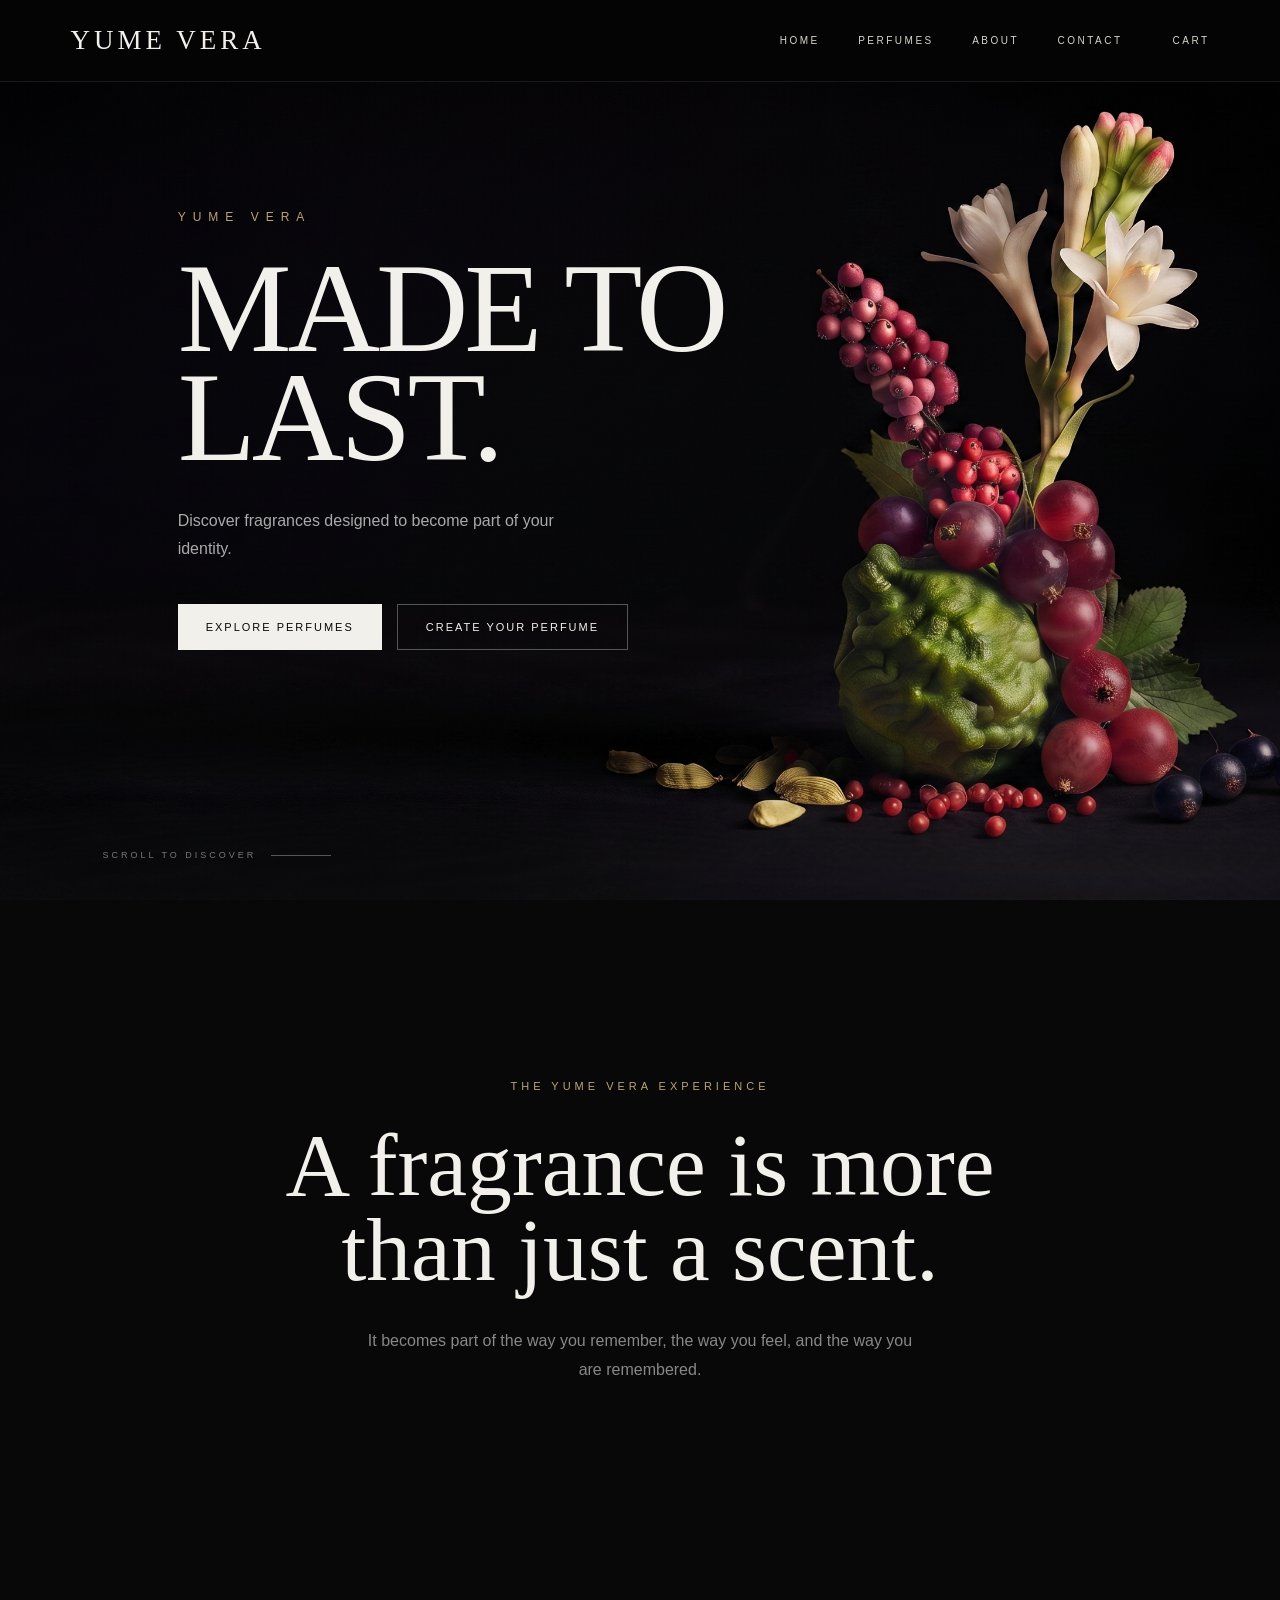
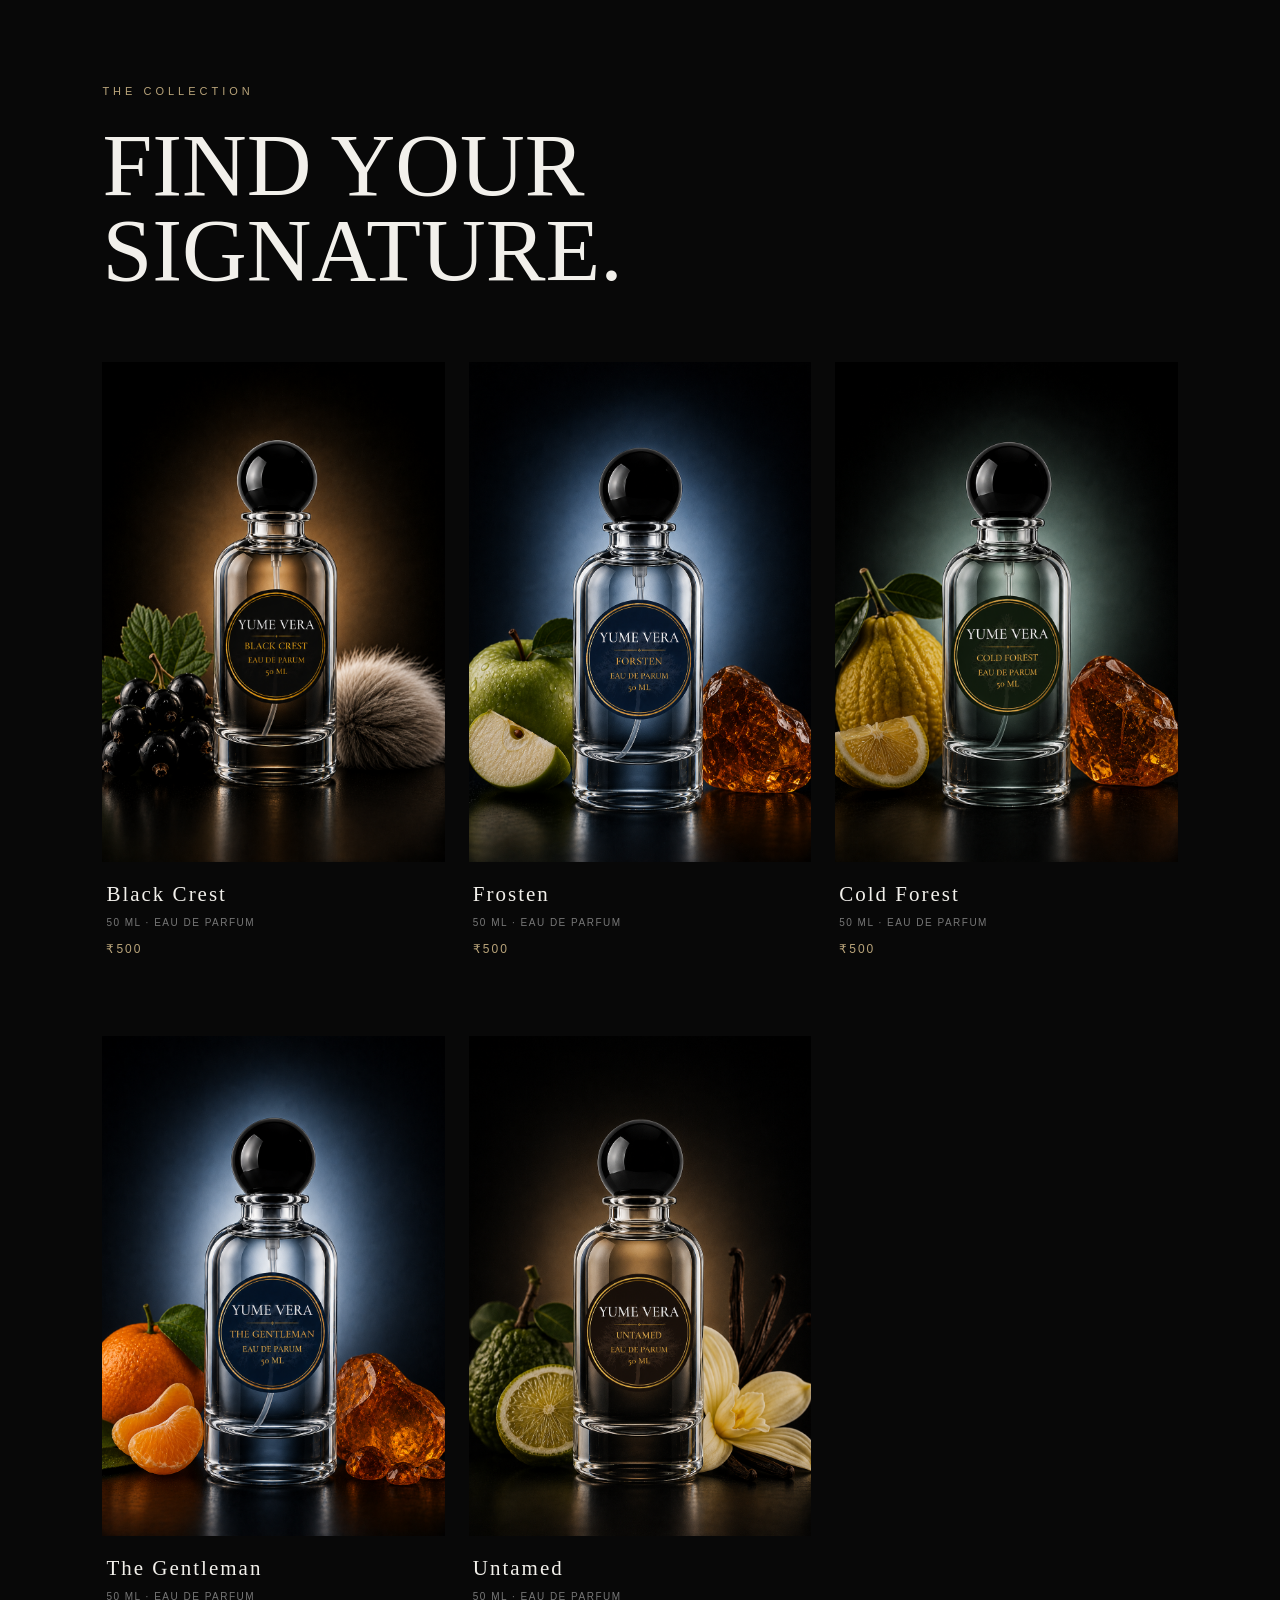
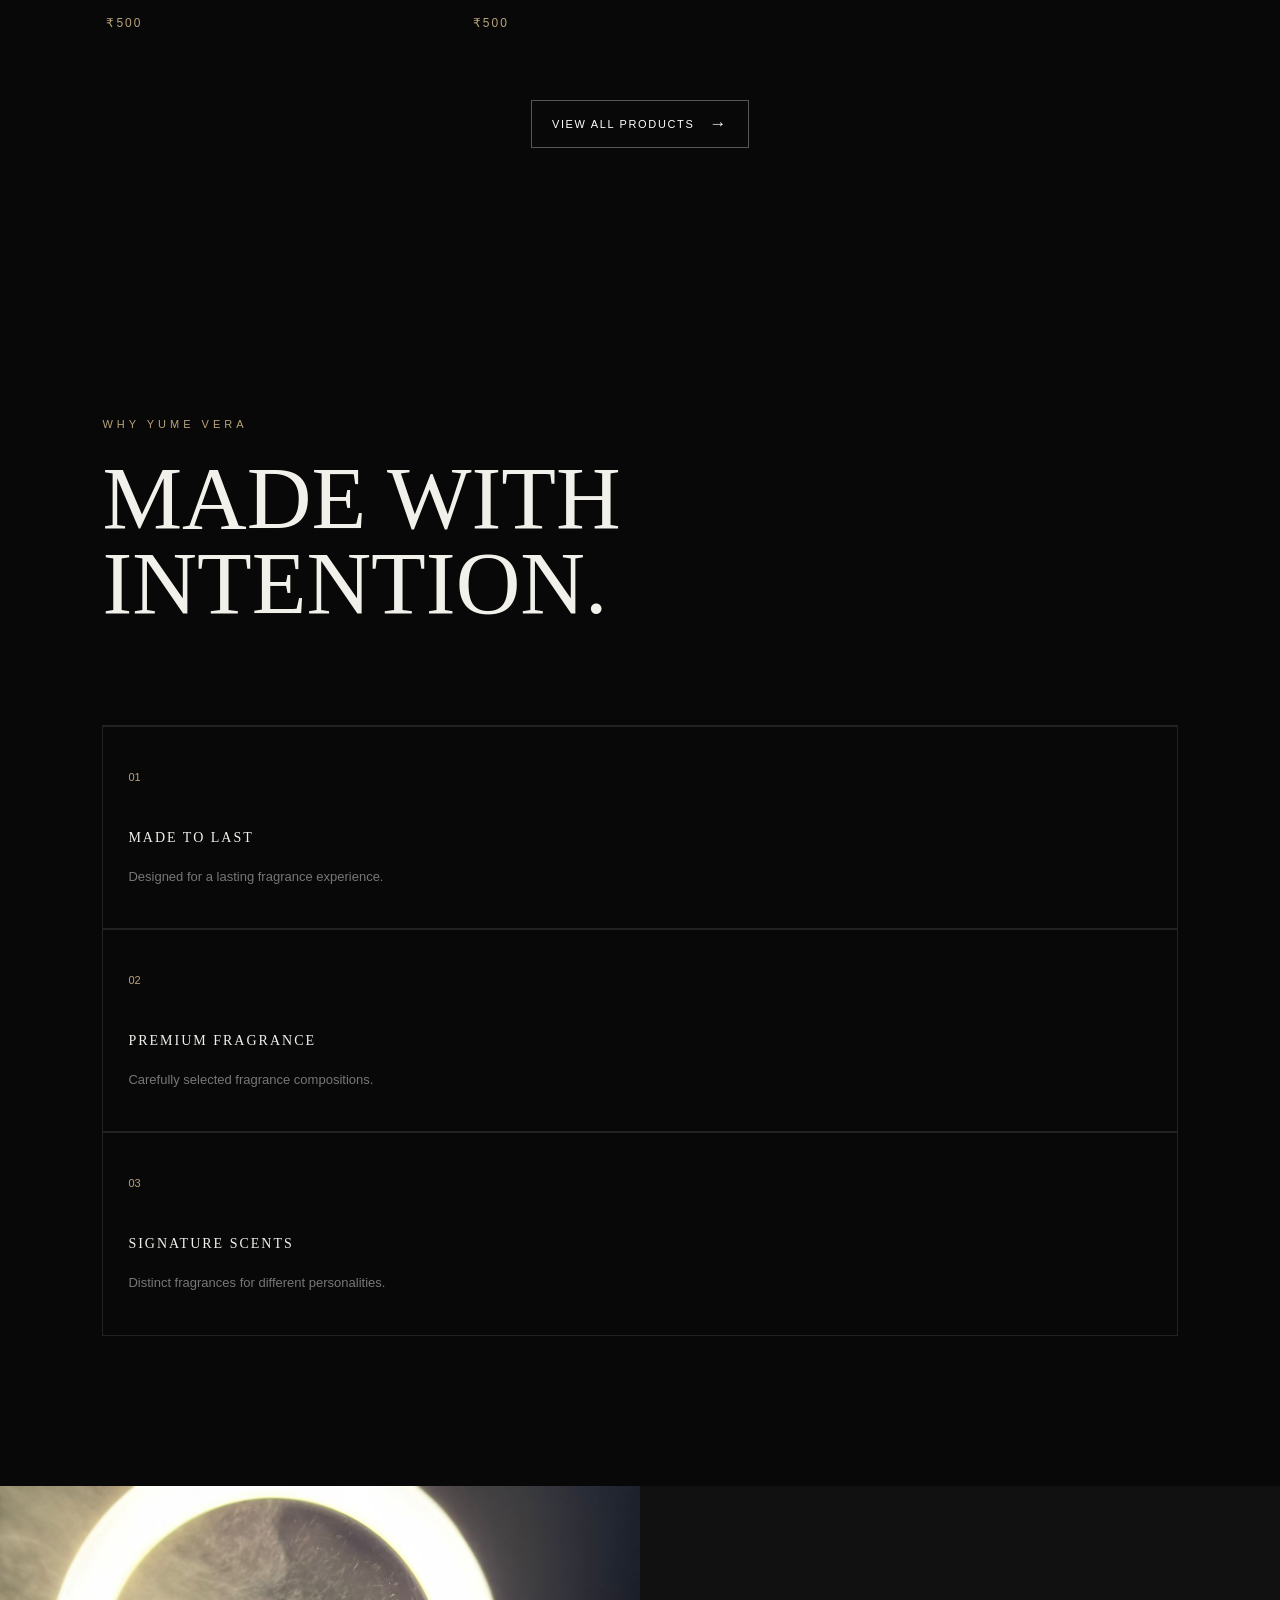
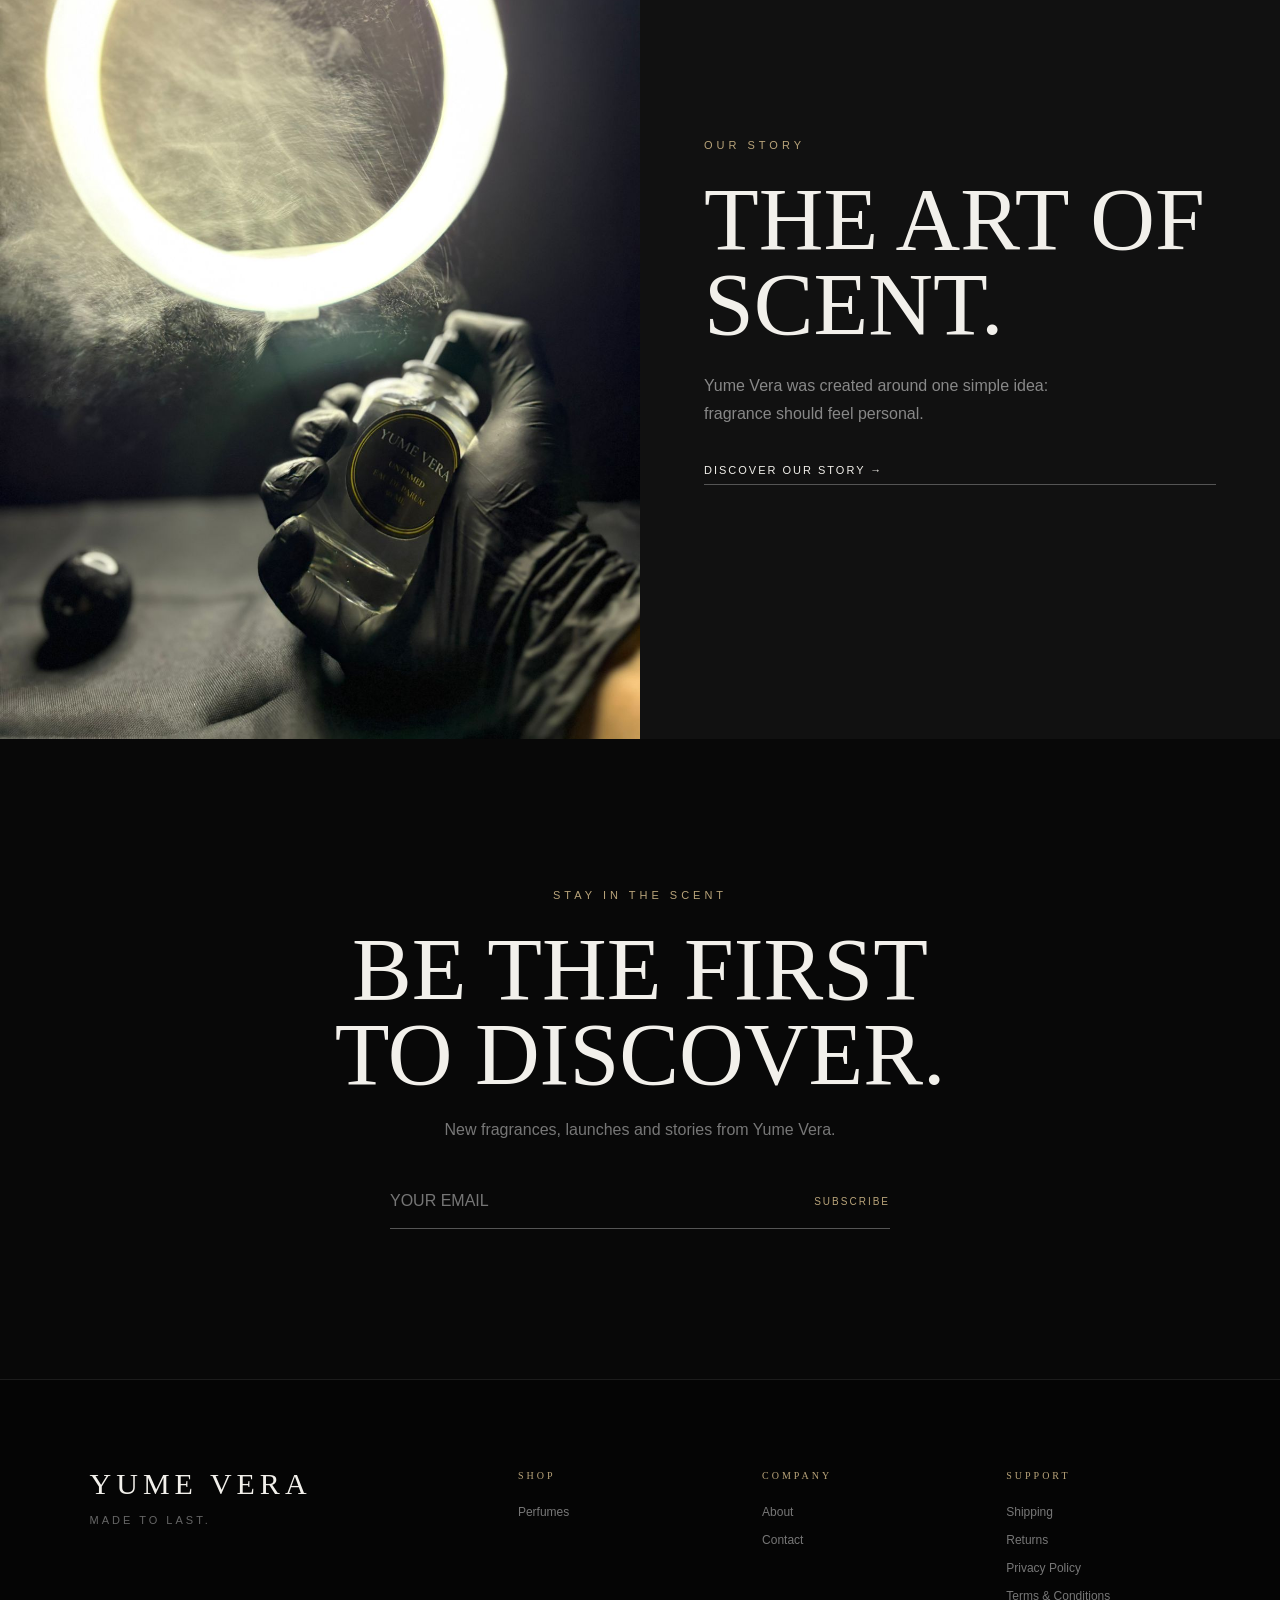
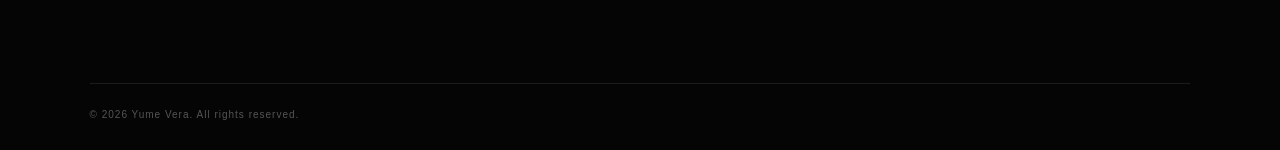
<file: index.html>
<!DOCTYPE html>
<html lang="en">

<head>
    <meta charset="UTF-8">
    <meta name="viewport" content="width=device-width, initial-scale=1.0">
    <link rel="stylesheet" href="style.css">

    <title>Yume Vera</title>

    
</head>

<body>

    <!-- Header -->
    <div id="header"></div>


    <!-- Website content -->
     <main>

    <!-- HERO -->
    <section class="hero">

        <div class="hero-content">

            <p class="hero-eyebrow">
                YUME VERA
            </p>

            <h1>
                MADE TO<br>
                LAST.
            </h1>

            <p class="hero-description">
                Discover fragrances designed to become
                part of your identity.
            </p>

            <div class="hero-buttons">

                <a href="perfumes.html" class="btn btn-primary">
                    EXPLORE PERFUMES
                </a>

                <a href="create-your-perfume.html" class="btn btn-secondary">
                    CREATE YOUR PERFUME
                </a>

            </div>

        </div>


        <div class="hero-scroll">
            <span>SCROLL TO DISCOVER</span>
            <div class="scroll-line"></div>
        </div>

    </section>


    <!-- INTRO -->
    <section class="intro">

        <p class="section-label">
            THE YUME VERA EXPERIENCE
        </p>

        <h2>
            A fragrance is more<br>
            than just a scent.
        </h2>

        <p class="intro-text">
            It becomes part of the way you remember,
            the way you feel, and the way you are remembered.
        </p>

    </section>


    <!-- COLLECTION -->

<section class="collection">

    <div class="section-heading">

        <div>
            <p class="section-label">
                THE COLLECTION
            </p>

            <h2>
                FIND YOUR<br>
                SIGNATURE.
            </h2>
        </div>

       

    </div>

    <div class="product-slider-wrapper">

   

    <div class="product-grid" id="featured-products"></div>

    

    </div>
</section>




    <!-- WHY YUME VERA -->
    <section class="why-us">

        <p class="section-label">
            WHY YUME VERA
        </p>

        <h2>
            MADE WITH<br>
            INTENTION.
        </h2>


        <div class="features">

            <div class="feature">
                <span>01</span>
                <h3>MADE TO LAST</h3>
                <p>
                    Designed for a lasting fragrance experience.
                </p>
            </div>


            <div class="feature">
                <span>02</span>
                <h3>PREMIUM FRAGRANCE</h3>
                <p>
                    Carefully selected fragrance compositions.
                </p>
            </div>


            <div class="feature">
                <span>03</span>
                <h3>SIGNATURE SCENTS</h3>
                <p>
                    Distinct fragrances for different personalities.
                </p>
            </div>


            

        </div>

    </section>


    <!-- BRAND STORY -->
    <section class="story">

        <div class="story-image">

            <img
                src="images/yume vera .jpeg"
                alt="Yume Vera fragrance"
            >

        </div>


        <div class="story-content">

            <p class="section-label">
                OUR STORY
            </p>

            <h2>
                THE ART OF<br>
                SCENT.
            </h2>

            <p>
                Yume Vera was created around one simple idea:
                fragrance should feel personal.
            </p>

            <a href="about.html" class="text-link">
                DISCOVER OUR STORY →
            </a>

        </div>

    </section>


    <!-- NEWSLETTER -->
    <section class="newsletter">

        <p class="section-label">
            STAY IN THE SCENT
        </p>

        <h2>
            BE THE FIRST<br>
            TO DISCOVER.
        </h2>

        <p>
            New fragrances, launches and stories from Yume Vera.
        </p>

        <form class="newsletter-form">

            <input
                type="email"
                placeholder="YOUR EMAIL"
            >

            <button type="submit">
                SUBSCRIBE
            </button>

        </form>

    </section>

</main>


    <!-- Footer -->
    <div id="footer"></div>

    <script src="js/products.js"></script>
    <script src="js/home.js"></script>
    <script src="js/header.js"></script>
    <script src="js/footer.js"></script>

</body>

</html>
</file>
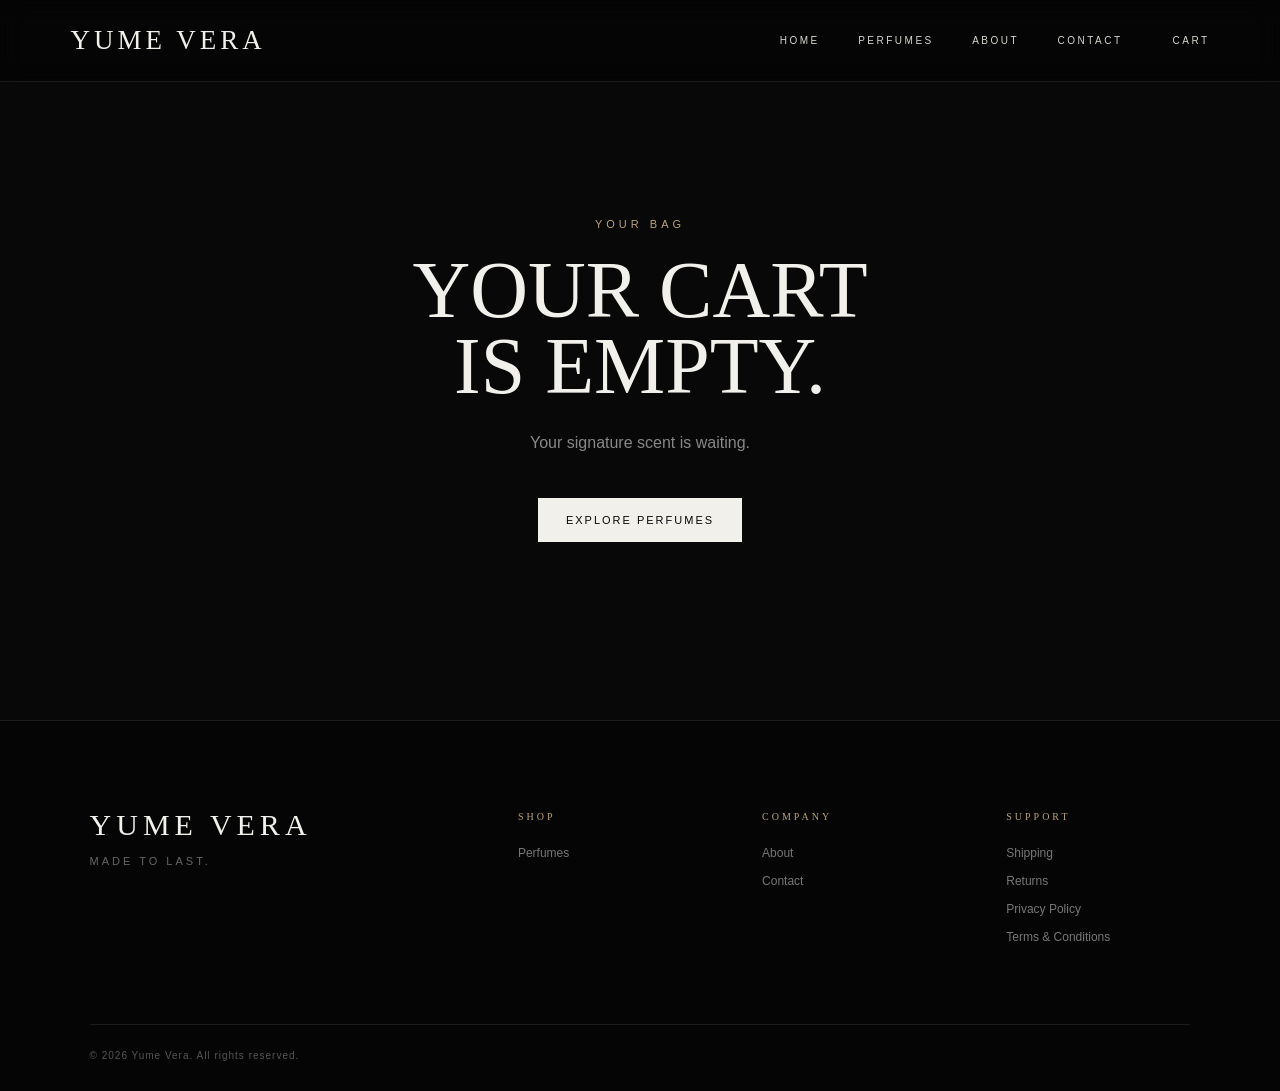
<file: cart.html>
<!DOCTYPE html>
<html lang="en">

<head>

    <meta charset="UTF-8">
    <meta name="viewport" content="width=device-width, initial-scale=1.0">

    <title>Shopping Bag — Yume Vera</title>

    <link rel="stylesheet" href="style.css">
    <link rel="stylesheet" href="cart.css">

</head>


<body>

    <!-- HEADER -->

    <div id="header"></div>


    <main>

        <!-- =========================
             CART — HAS ITEMS
        ========================== -->

        <section class="cart-section" id="cart-section">

            <div class="cart-container">

                <!-- LEFT: BAG -->

                <div class="cart-items-col">

                    <p class="section-label">
                        YOUR BAG
                    </p>

                    <h1 class="cart-title">
                        SHOPPING BAG
                    </h1>

                    <div class="cart-items" id="cart-items">
                        <!-- Cart items injected by js/cart.js -->
                    </div>

                </div>


                <!-- RIGHT: SUMMARY -->

                <aside class="cart-summary">

                    <h2 class="cart-summary-title">
                        ORDER SUMMARY
                    </h2>

                    <div class="summary-row">
                        <span>Subtotal</span>
                        <span id="cart-subtotal">₹0</span>
                    </div>

                    <div class="summary-row">
                        <span>Shipping</span>
                        <span id="cart-shipping">₹0</span>
                    </div>

                    <div class="summary-divider"></div>

                    <div class="summary-row summary-total">
                        <span>Total</span>
                        <span id="cart-total">₹0</span>
                    </div>

                    <button
                        type="button"
                        class="btn btn-primary cart-checkout-btn"
                        id="checkout-btn"
                    >
                        PROCEED TO CHECKOUT
                    </button>

                    <a href="perfumes.html" class="text-link cart-continue-link">
                        CONTINUE SHOPPING
                    </a>

                </aside>

            </div>

        </section>


        <!-- =========================
             CART — EMPTY STATE
        ========================== -->

        <section class="cart-empty" id="cart-empty" hidden>

            <p class="section-label">
                YOUR BAG
            </p>

            <h1>
                YOUR CART<br>
                IS EMPTY.
            </h1>

            <p class="cart-empty-text">
                Your signature scent is waiting.
            </p>

            <a href="perfumes.html" class="btn btn-primary">
                EXPLORE PERFUMES
            </a>

        </section>

    </main>


    <!-- FOOTER -->

    <div id="footer"></div>


    <script src="js/products.js"></script>
    <script src="js/cart.js"></script>
    <script src="js/header.js"></script>
    <script src="js/footer.js"></script>

</body>

</html>
</file>
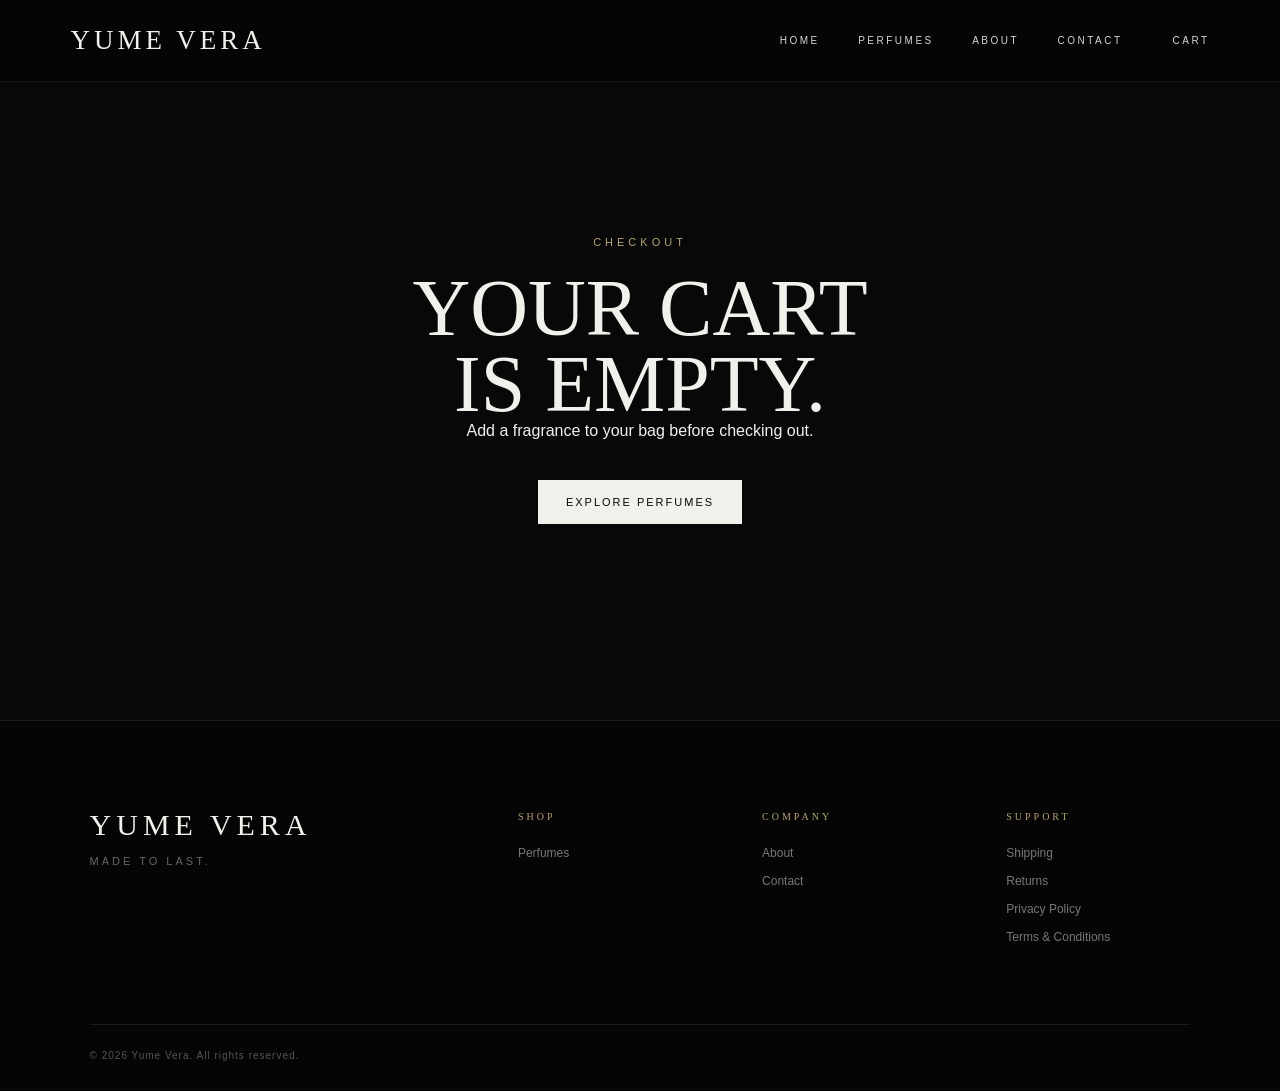
<file: checkout.html>
<!DOCTYPE html>
<html lang="en">

<head>

    <meta charset="UTF-8">
    <meta name="viewport" content="width=device-width, initial-scale=1.0">

    <title>Checkout — Yume Vera</title>

    <link rel="stylesheet" href="style.css">
    <link rel="stylesheet" href="checkout.css">

</head>


<body>

    <!-- HEADER -->

    <div id="header"></div>


    <main>

        <!-- =========================
             CHECKOUT — HAS ITEMS
        ========================== -->

        <section class="checkout-section" id="checkout-section">

            <div class="checkout-container">

                <!-- LEFT: FORM -->

                <div class="checkout-form-col">

                    <p class="section-label">
                        CHECKOUT
                    </p>

                    <h1 class="checkout-title">
                        COMPLETE YOUR ORDER
                    </h1>

                    <form id="checkout-form" novalidate>

                        <!-- CUSTOMER INFORMATION -->

                        <div class="checkout-block">

                            <h2 class="checkout-block-title">
                                CUSTOMER INFORMATION
                            </h2>

                            <div class="checkout-row">

                                <div class="form-group">
                                    <label for="firstName">FIRST NAME</label>
                                    <input type="text" id="firstName" name="firstName" autocomplete="given-name">
                                    <span class="form-error" id="error-firstName"></span>
                                </div>

                                <div class="form-group">
                                    <label for="lastName">LAST NAME</label>
                                    <input type="text" id="lastName" name="lastName" autocomplete="family-name">
                                    <span class="form-error" id="error-lastName"></span>
                                </div>

                            </div>

                            <div class="checkout-row">

                                <div class="form-group">
                                    <label for="email">EMAIL</label>
                                    <input type="email" id="email" name="email" autocomplete="email">
                                    <span class="form-error" id="error-email"></span>
                                </div>

                                <div class="form-group">
                                    <label for="phone">PHONE NUMBER</label>
                                    <input type="tel" id="phone" name="phone" autocomplete="tel" inputmode="tel">
                                    <span class="form-error" id="error-phone"></span>
                                </div>

                            </div>

                        </div>


                        <!-- SHIPPING ADDRESS -->

                        <div class="checkout-block">

                            <h2 class="checkout-block-title">
                                SHIPPING ADDRESS
                            </h2>

                            <div class="form-group">
                                <label for="address">ADDRESS</label>
                                <input type="text" id="address" name="address" autocomplete="address-line1">
                                <span class="form-error" id="error-address"></span>
                            </div>

                            <div class="form-group">
                                <label for="apartment">APARTMENT / SUITE (OPTIONAL)</label>
                                <input type="text" id="apartment" name="apartment" autocomplete="address-line2">
                            </div>

                            <div class="checkout-row checkout-row-3">

                                <div class="form-group">
                                    <label for="city">CITY</label>
                                    <input type="text" id="city" name="city" autocomplete="address-level2">
                                    <span class="form-error" id="error-city"></span>
                                </div>

                                <div class="form-group">
                                    <label for="state">STATE</label>
                                    <input type="text" id="state" name="state" autocomplete="address-level1">
                                    <span class="form-error" id="error-state"></span>
                                </div>

                                <div class="form-group">
                                    <label for="pinCode">PIN CODE</label>
                                    <input type="text" id="pinCode" name="pinCode" inputmode="numeric" autocomplete="postal-code">
                                    <span class="form-error" id="error-pinCode"></span>
                                </div>

                            </div>

                        </div>


                        <!-- PAYMENT METHOD -->

                        <div class="checkout-block">

                            <h2 class="checkout-block-title">
                                PAYMENT METHOD
                            </h2>

                            <div class="payment-options" id="payment-options">

                                <label class="payment-option">
                                    <input type="radio" name="paymentMethod" value="upi">
                                    <span class="payment-option-marker"></span>
                                    <span class="payment-option-label">UPI</span>
                                </label>

                                <label class="payment-option">
                                    <input type="radio" name="paymentMethod" value="card">
                                    <span class="payment-option-marker"></span>
                                    <span class="payment-option-label">CARD</span>
                                </label>

                                <label class="payment-option">
                                    <input type="radio" name="paymentMethod" value="cod">
                                    <span class="payment-option-marker"></span>
                                    <span class="payment-option-label">CASH ON DELIVERY</span>
                                </label>

                            </div>

                            <span class="form-error" id="error-paymentMethod"></span>

                            <!--
                                PAYMENT GATEWAY INTEGRATION POINT (UPI)
                                Real Razorpay/Cashfree UPI collect flow
                                gets wired into #panel-upi.
                            -->
                            <div class="payment-gateway-panel" id="panel-upi" hidden>
                                <p class="payment-gateway-note">
                                    You'll be prompted to complete your UPI payment
                                    securely after placing the order.
                                </p>
                            </div>

                            <!--
                                PAYMENT GATEWAY INTEGRATION POINT (CARD)
                                Real Razorpay/Cashfree card checkout widget
                                gets wired into #panel-card.
                            -->
                            <div class="payment-gateway-panel" id="panel-card" hidden>
                                <p class="payment-gateway-note">
                                    A secure card payment window will open
                                    after you place the order.
                                </p>
                            </div>

                        </div>


                        <button
                            type="submit"
                            class="btn btn-primary checkout-submit-btn"
                            id="place-order-btn"
                        >
                            PLACE ORDER
                        </button>

                    </form>

                </div>


                <!-- RIGHT: ORDER SUMMARY -->

                <aside class="checkout-summary">

                    <h2 class="checkout-summary-title">
                        ORDER SUMMARY
                    </h2>

                    <div class="checkout-summary-items" id="checkout-summary-items">
                        <!-- Order items injected by js/checkout.js -->
                    </div>

                    <div class="summary-divider"></div>

                    <div class="summary-row">
                        <span>Subtotal</span>
                        <span id="checkout-subtotal">₹0</span>
                    </div>

                    <div class="summary-row">
                        <span>Shipping</span>
                        <span id="checkout-shipping">₹0</span>
                    </div>

                    <div class="summary-divider"></div>

                    <div class="summary-row summary-total">
                        <span>Total</span>
                        <span id="checkout-total">₹0</span>
                    </div>

                </aside>

            </div>

        </section>


        <!-- =========================
             ORDER CONFIRMATION
        ========================== -->

        <section class="checkout-confirmation" id="checkout-confirmation" hidden>

            <p class="section-label">
                ORDER RECEIVED
            </p>

            <h1>
                THANK YOU.
            </h1>

            <p class="confirmation-text">
                Thank you for choosing Yume Vera.
                Your order has been received and will be
                processed shortly.
            </p>

            <p class="confirmation-order-number" id="confirmation-order-number"></p>

            <a href="index.html" class="btn btn-primary">
                BACK TO HOME
            </a>

        </section>


        <!-- =========================
             CHECKOUT — EMPTY CART
        ========================== -->

        <section class="checkout-empty" id="checkout-empty" hidden>

            <p class="section-label">
                CHECKOUT
            </p>

            <h1>
                YOUR CART<br>
                IS EMPTY.
            </h1>

            <p class="cart-empty-text">
                Add a fragrance to your bag before checking out.
            </p>

            <a href="perfumes.html" class="btn btn-primary">
                EXPLORE PERFUMES
            </a>

        </section>

    </main>


    <!-- FOOTER -->

    <div id="footer"></div>


    <script src="js/products.js"></script>
    <script src="js/checkout.js"></script>
    <script src="js/header.js"></script>
    <script src="js/footer.js"></script>

</body>

</html>
</file>
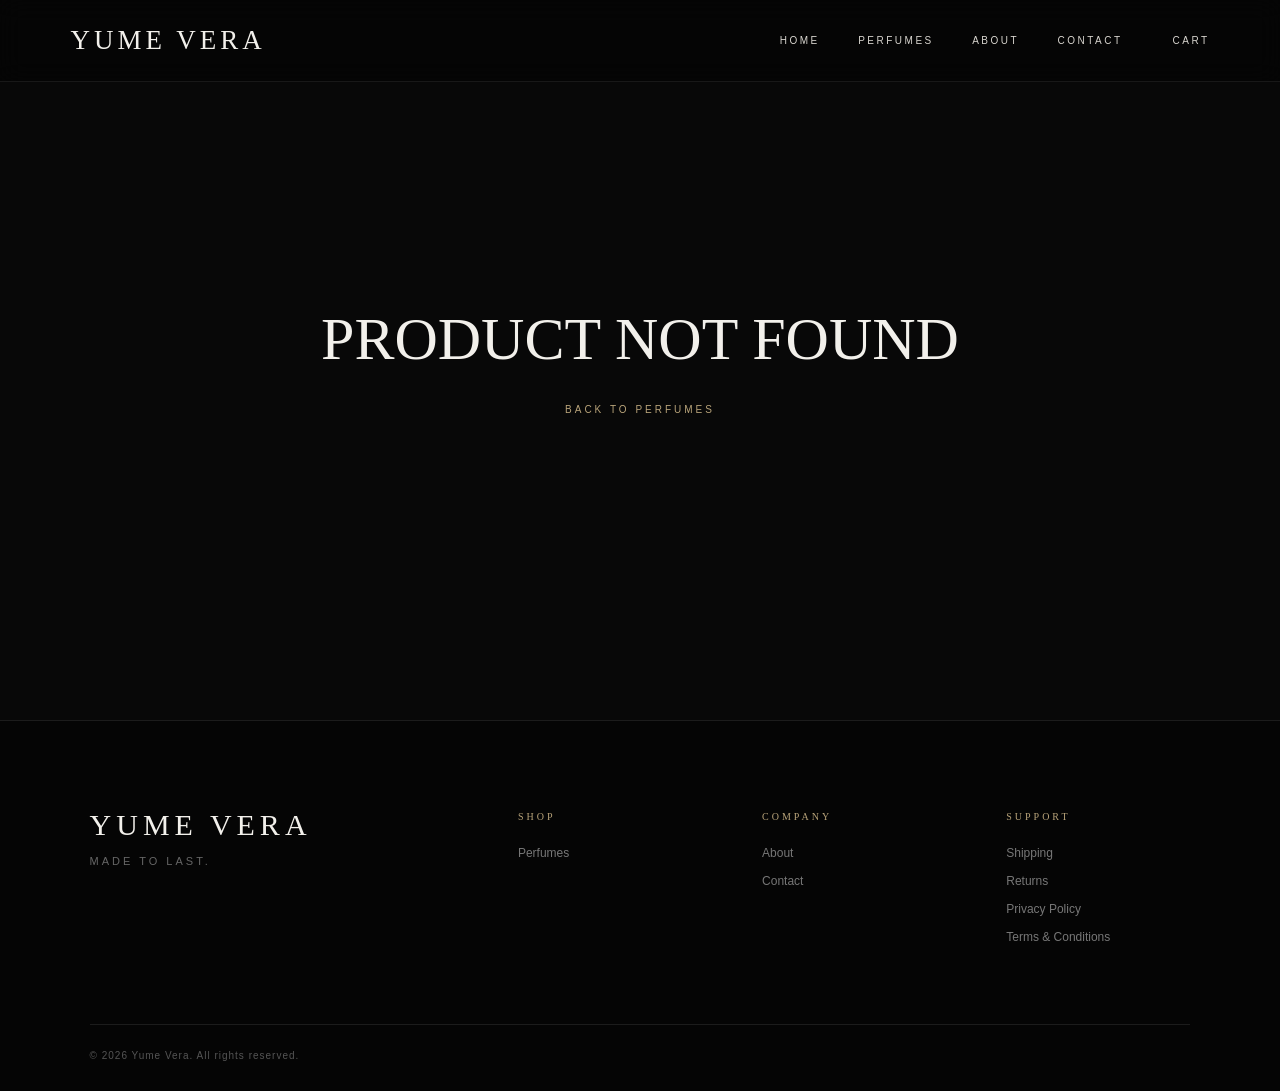
<file: product.html>
<!DOCTYPE html>
<html lang="en">

<head>

    <meta charset="UTF-8">
    <meta name="viewport" content="width=device-width, initial-scale=1.0">

    <title>Yume Vera</title>

    <link rel="stylesheet" href="style.css">

</head>


<body>

    <!-- HEADER -->

    <div id="header"></div>


    <!-- PRODUCT -->

    <main>

        <section class="product-page">

            <div class="product-page-images">

                <div class="product-main-image">
                    <img id="product-main-image" src="" alt="">
                </div>

                <div class="product-thumbnails" id="product-thumbnails">
                </div>

            </div>


            <div class="product-page-info">

                <p class="product-page-label">
                    YUME VERA
                </p>

                <h1 id="product-name">
                </h1>

                <p id="product-inspiration" class="product-inspiration">
                </p>


                <div class="product-divider"></div>


                <p id="product-description" class="product-description">
                </p>


                <div class="product-details">

                    <div>
                        <span>SIZE</span>
                        <strong id="product-size"></strong>
                    </div>

                    <div>
                        <span>TYPE</span>
                        <strong>EAU DE PARFUM</strong>
                    </div>

                </div>


                <div class="product-price">

                    <span id="product-price"></span>

                    <small>
                        + SHIPPING
                    </small>

                </div>


                <div class="quantity">

                    <button id="quantity-minus">
                        −
                    </button>

                    <span id="quantity">
                        1
                    </span>

                    <button id="quantity-plus">
                        +
                    </button>

                </div>


                <button class="buy-now" id="buy-now">
                    BUY NOW
                </button>


                <button class="add-to-cart" id="add-to-cart">
                    ADD TO CART
                </button>

            </div>

        </section>

    </main>


    <!-- FOOTER -->

    <div id="footer"></div>


    <script src="js/products.js"></script>
    <script src="js/product.js"></script>
    <script src="js/header.js"></script>
    <script src="js/footer.js"></script>

</body>

</html>
</file>
<file: style.css>
/* =========================
   RESET
========================= */

* {
    margin: 0;
    padding: 0;
    box-sizing: border-box;
}

html {
    scroll-behavior: smooth;
}

body {
    background: #080808;
    color: #f2f0eb;
    font-family: Arial, sans-serif;
}

a {
    color: inherit;
    text-decoration: none;
}

img {
    max-width: 100%;
    display: block;
}

button,
input {
    font: inherit;
}

/* =========================
   TYPOGRAPHY
========================= */

h1,
h2,
h3,
.logo {
    font-family: Georgia, "Times New Roman", serif;
    font-weight: 400;
}

.section-label {
    font-size: 11px;
    letter-spacing: 4px;
    text-transform: uppercase;
    color: #b9a47a;
}

h2 {
    font-size: clamp(48px, 7vw, 100px);
    line-height: 0.95;
}

/* =========================
   HEADER / NAVBAR
========================= */

.site-header {
    position: fixed;
    top: 0;
    left: 0;
    width: 100%;
    z-index: 1000;
}

.navbar {
    width: 100%;
    height: 90px;
    padding: 0 6%;
    
    display: flex;
    align-items: center;
    justify-content: space-between;

    background: transparent;

    transition:
        background 0.4s ease,
        backdrop-filter 0.4s ease,
        height 0.4s ease;
}

/* =========================
   HAMBURGER
========================= */

.hamburger {
    display: none;

    width: 35px;
    height: 35px;

    padding: 5px;

    border: none;
    background: transparent;

    cursor: pointer;

    flex-direction: column;
    justify-content: center;
    gap: 5px;
}

.hamburger span {
    display: block;

    width: 100%;
    height: 1px;

    background: #f2f0eb;

    transition: 0.35s ease;
}


/* LOGO */

.logo {
    font-family: Georgia, "Times New Roman", serif;
    font-size: 22px;
    font-weight: 400;
    letter-spacing: 5px;
    color: #f2f0eb;

    white-space: nowrap;
}


/* NAV LINKS */

.nav-links {
    display: flex;
    align-items: center;
    gap: 32px;
}

.nav-links a {
    position: relative;

    font-size: 10px;
    letter-spacing: 2px;
    text-transform: uppercase;

    color: #d2d0cb;

    transition: color 0.3s ease;
}


/* UNDERLINE ANIMATION */

.nav-links a::after {
    content: "";

    position: absolute;
    left: 0;
    bottom: -7px;

    width: 0;
    height: 1px;

    background: #b9a47a;

    transition: width 0.35s ease;
}

.nav-links a:hover {
    color: #ffffff;
}

.nav-links a:hover::after {
    width: 100%;
}


/* RIGHT SIDE */

.nav-actions {
    display: flex;
    align-items: center;
    gap: 20px;
}

.nav-actions button {
    background: none;
    border: none;

    color: #d2d0cb;

    font-size: 10px;
    letter-spacing: 2px;
    text-transform: uppercase;

    cursor: pointer;

    transition: color 0.3s ease;
}

.nav-actions button:hover {
    color: #b9a47a;
}


/* =========================
   SCROLLED NAVBAR
========================= */

.site-header.scrolled .navbar {
    height: 72px;

    background: rgba(8, 8, 8, 0.82);

    backdrop-filter: blur(15px);
    -webkit-backdrop-filter: blur(15px);

    border-bottom: 1px solid rgba(255, 255, 255, 0.06);
}

.site-header.scrolled .logo {
    font-size: 19px;
}
.site-header {
    transition: transform 0.45s ease;
}

.site-header.hidden {
    transform: translateY(-100%);
}


/* =========================================
   YUME VERA HEADER
========================================= */

.site-header {
    position: fixed;

    top: 0;
    left: 0;

    width: 100%;
    height: 82px;

    padding: 0 5.5%;

    display: flex;
    align-items: center;
    justify-content: space-between;

    background: rgba(5, 5, 5, 0.88);
    backdrop-filter: blur(12px);

    border-bottom: 1px solid rgba(255,255,255,0.08);

    z-index: 1000;

    box-sizing: border-box;

    /* IMPORTANT */
    transform: translateY(0);

    transition:
        transform 0.4s ease,
        background 0.3s ease;
}

/* HEADER HIDDEN WHEN SCROLLING DOWN */

.site-header.header-hidden {
    transform: translateY(-100%);
}

/* LOGO */

.header-logo {
    color: #f2f0eb;

    text-decoration: none;

    font-family:
        Georgia,
        "Times New Roman",
        serif;

    font-size: 27px;

    letter-spacing: 4px;

    white-space: nowrap;
}


/* DESKTOP NAV */

.desktop-nav {
    display: flex;

    align-items: center;

    gap: clamp(25px, 3vw, 55px);

    margin-left: auto;

    margin-right: 50px;
}


.desktop-nav a,
.header-actions a {
    color: #d8d5cf;

    text-decoration: none;

    font-size: 10px;

    letter-spacing: 2.5px;

    white-space: nowrap;

    transition: color 0.3s ease;
}


.desktop-nav a:hover,
.header-actions a:hover {
    color: #b9a47a;
}


/* RIGHT SIDE */

.header-actions {
    display: flex;

    align-items: center;

    gap: 35px;
}


/* HAMBURGER */

.hamburger {
    display: none;

    width: 35px;
    height: 35px;

    padding: 7px;

    border: none;

    background: transparent;

    cursor: pointer;

    flex-direction: column;

    justify-content: center;

    gap: 6px;
}


.hamburger span {
    display: block;

    width: 20px;
    height: 1px;

    background: #f2f0eb;
}


/* MOBILE MENU */

.mobile-menu {
    position: fixed;

    inset: 0;

    width: 100%;
    height: 100vh;

    background: #080808;

    z-index: 2000;

    display: flex;

    align-items: center;

    justify-content: center;

    opacity: 0;

    visibility: hidden;

    transform: translateY(-20px);

    transition:
        opacity 0.35s ease,
        visibility 0.35s ease,
        transform 0.35s ease;
}


.mobile-menu.active {
    opacity: 1;

    visibility: visible;

    transform: translateY(0);
}


/* CLOSE */

.mobile-menu-close {
    position: absolute;

    top: 25px;
    right: 7%;

    border: none;

    background: transparent;

    color: #f2f0eb;

    font-size: 32px;

    font-weight: 200;

    cursor: pointer;
}


/* MOBILE LINKS */

.mobile-menu nav {
    display: flex;

    flex-direction: column;

    align-items: center;

    gap: 28px;
}


.mobile-menu nav a {
    color: #f2f0eb;

    text-decoration: none;

    font-family:
        Georgia,
        "Times New Roman",
        serif;

    font-size: 25px;

    letter-spacing: 2px;

    transition: color 0.3s ease;
}


.mobile-menu nav a:hover {
    color: #b9a47a;
}


/* PREVENT PAGE SCROLL WHEN MENU OPEN */

body.menu-open {
    overflow: hidden;
}

/* =========================
   FOOTER
========================= */

.site-footer {
    background: #050505;
    border-top: 1px solid #1c1c1c;

    padding: 90px 7% 30px;
}


/* FOOTER CONTENT */

.footer-container {
    display: grid;

    grid-template-columns: 2fr 1fr 1fr 1fr;

    gap: 60px;

    padding-bottom: 80px;
}


/* BRAND */

.footer-brand h2 {
    font-family: Georgia, "Times New Roman", serif;

    font-size: 30px;
    font-weight: 400;

    letter-spacing: 5px;
}

.footer-brand p {
    margin-top: 15px;

    color: #666;

    font-size: 11px;
    letter-spacing: 3px;
    text-transform: uppercase;
}


/* FOOTER COLUMNS */

.footer-column {
    display: flex;
    flex-direction: column;
    gap: 14px;
}

.footer-column h3 {
    margin-bottom: 10px;

    color: #b9a47a;

    font-size: 10px;
    font-weight: 400;

    letter-spacing: 3px;
    text-transform: uppercase;
}

.footer-column a {
    width: fit-content;

    color: #777;

    font-size: 12px;

    transition:
        color 0.3s ease,
        transform 0.3s ease;
}

.footer-column a:hover {
    color: #f2f0eb;

    transform: translateX(4px);
}


/* FOOTER BOTTOM */

.footer-bottom {
    padding-top: 25px;

    border-top: 1px solid #1c1c1c;

    display: flex;
    justify-content: space-between;
    align-items: center;
}

.footer-bottom p {
    color: #555;

    font-size: 10px;
    letter-spacing: 1px;
}


/* =========================
   FOOTER
========================= */

.site-footer {
    background: #050505;
    border-top: 1px solid #1c1c1c;

    padding: 90px 7% 30px;
}


/* FOOTER CONTENT */

.footer-container {
    display: grid;

    grid-template-columns: 2fr 1fr 1fr 1fr;

    gap: 60px;

    padding-bottom: 80px;
}


/* BRAND */

.footer-brand h2 {
    font-family: Georgia, "Times New Roman", serif;

    font-size: 30px;
    font-weight: 400;

    letter-spacing: 5px;
}

.footer-brand p {
    margin-top: 15px;

    color: #666;

    font-size: 11px;
    letter-spacing: 3px;
    text-transform: uppercase;
}


/* FOOTER COLUMNS */

.footer-column {
    display: flex;
    flex-direction: column;
    gap: 14px;
}

.footer-column h3 {
    margin-bottom: 10px;

    color: #b9a47a;

    font-size: 10px;
    font-weight: 400;

    letter-spacing: 3px;
    text-transform: uppercase;
}

.footer-column a {
    width: fit-content;

    color: #777;

    font-size: 12px;

    transition:
        color 0.3s ease,
        transform 0.3s ease;
}

.footer-column a:hover {
    color: #f2f0eb;

    transform: translateX(4px);
}


/* FOOTER BOTTOM */

.footer-bottom {
    padding-top: 25px;

    border-top: 1px solid #1c1c1c;

    display: flex;
    justify-content: space-between;
    align-items: center;
}

.footer-bottom p {
    color: #555;

    font-size: 10px;
    letter-spacing: 1px;
}

/* =========================
   HERO
========================= */

.hero {
    position: relative;
    min-height: 100vh;

    /* IMPORTANT: keeps content below fixed header */
    padding-top: 120px;

    box-sizing: border-box;

    background-size: cover;
    background-position: center;
    background-repeat: no-repeat;

    display: flex;
    align-items: center;
}


/* HERO CONTENT */

.hero-content {
    position: relative;
    z-index: 2;

    max-width: 650px;

    margin-left: 7%;
    padding-bottom: 40px;
}

.hero-eyebrow {
    font-size: 12px;
    letter-spacing: 7px;
    margin-bottom: 30px;
    color: #b9a47a;
}

.hero h1 {
    font-size: clamp(70px, 10vw, 150px);
    line-height: 0.85;
    letter-spacing: -4px;
}

.hero-description {
    max-width: 420px;
    margin-top: 35px;
    color: #aaa;
    line-height: 1.8;
    font-size: 16px;
}

.hero-buttons {
    display: flex;
    gap: 15px;
    margin-top: 40px;
}

.btn {
    display: inline-flex;
    align-items: center;
    justify-content: center;
    padding: 16px 28px;
    font-size: 11px;
    letter-spacing: 2px;
    transition: 0.4s ease;
}

.btn-primary {
    background: #f2f0eb;
    color: #080808;
}

.btn-primary:hover {
    background: #b9a47a;
}

.btn-secondary {
    border: 1px solid #555;
    color: #f2f0eb;
}

.btn-secondary:hover {
    border-color: #f2f0eb;
}



.hero {
    min-height: 100vh;
    position: relative;
    overflow: hidden;

    display: flex;
    align-items: center;

    padding: 0 8%;

    background-image: url("images/Gemini_Generated_Image_smb7bcsmb7bcsmb7-clean.png");
    background-size: cover;
    background-position: center;
    background-repeat: no-repeat;
}

.hero-scroll {
    position: absolute;
    bottom: 40px;
    left: 8%;
    display: flex;
    align-items: center;
    gap: 15px;
    font-size: 9px;
    letter-spacing: 3px;
    color: #777;
}

.scroll-line {
    width: 60px;
    height: 1px;
    background: #555;
}

/* =========================
   INTRO
========================= */

.intro {
    min-height: 70vh;
    padding: 180px 10%;
    display: flex;
    flex-direction: column;
    justify-content: center;
    align-items: center;
    text-align: center;
}

.intro h2 {
    margin-top: 30px;
}

.intro-text {
    max-width: 550px;
    margin-top: 35px;
    color: #888;
    line-height: 1.8;
}

/* =========================
   COLLECTION
========================= */
.view-all-card {
    flex: 0 0 calc((100% - 60px) / 3);

    height: 560px;

    display: flex;
    flex-direction: column;

    align-items: center;
    justify-content: center;

    border: 1px solid #222;

    color: #f2f0eb;

    text-align: center;

    transition: background 0.4s ease;
}

.view-all-card span {
    font-size: 10px;
    letter-spacing: 4px;
    color: #777;
}

.view-all-card strong {
    margin-top: 12px;

    font-family: Georgia, "Times New Roman", serif;

    font-size: 25px;
    font-weight: 400;
    letter-spacing: 2px;
}

.view-all-card:hover {
    background: #111;
}



.collection {
    padding: 120px 8%;
}

.section-heading {
    display: flex;
    justify-content: space-between;
    align-items: end;
    margin-bottom: 70px;
}

.section-heading h2 {
    margin-top: 25px;
}

.text-link {
    font-size: 11px;
    letter-spacing: 2px;
    border-bottom: 1px solid #555;
    padding-bottom: 8px;
    transition: 0.3s;
}

.text-link:hover {
    border-color: #b9a47a;
    color: #b9a47a;
}

.product-grid {
    display: grid;
    grid-template-columns: repeat(3, 1fr);
    gap: 25px;
}

.product-card {
    cursor: pointer;
}

.product-image {
    height: 500px;
    background: #111;
    display: flex;
    align-items: center;
    justify-content: center;
    overflow: hidden;
}

.product-image img {
    width: 100%;
    height: 100%;
    object-fit: contain;
    transition: transform 0.7s ease;
}

.product-card:hover .product-image img {
    transform: scale(1.05);
}

.product-card h3 {
    margin-top: 22px;
    font-size: 17px;
    letter-spacing: 2px;
}

.product-card p {
    margin-top: 8px;
    color: #777;
    font-size: 12px;
}

.product-card span {
    display: block;
    margin-top: 12px;
    color: #b9a47a;
}

/* =========================
   PRODUCT GRID
========================= */

.product-grid {

    display: grid;

    grid-template-columns: repeat(3, 1fr);

    gap: 70px 24px;

    width: 100%;
}



/* =========================
   PRODUCT CARD
========================= */

.product-card {

    min-width: 0;

}


/* =========================
   PRODUCT IMAGE
========================= */

.product-image {

    display: block;

    width: 100%;

    aspect-ratio: 1 / 1.15;

    overflow: hidden;

    background: #111;

    cursor: pointer;

}


.product-image img {

    width: 100%;

    height: 100%;

    display: block;

    object-fit: cover;

    transition: transform 0.6s ease;

}


/* Slight zoom on desktop */

.product-image:hover img {

    transform: scale(1.03);

}



/* =========================
   PRODUCT INFO
========================= */

.product-info {

    padding: 22px 5px 0;

}


.product-info h3 {

    margin: 0 0 9px;

    font-family: Georgia, serif;

    font-size: 22px;

    font-weight: 400;

    letter-spacing: 0.02em;

}


.product-info p {

    margin: 0 0 14px;

    color: #777;

    font-size: 12px;

    letter-spacing: 0.14em;

}


.product-info span {

    color: #b99a4a;

    font-size: 15px;

    letter-spacing: 0.08em;

}



/* =========================
   VIEW ALL
========================= */

.view-all-products {

    display: flex;

    justify-content: center;

    margin-top: 70px;

}


.view-all-btn {

    display: inline-flex;

    align-items: center;

    gap: 25px;

    padding: 16px 26px;

    border: 1px solid #555;

    color: #eee;

    text-decoration: none;

    font-size: 11px;

    letter-spacing: 0.22em;

    transition:
        background 0.3s ease,
        color 0.3s ease,
        border-color 0.3s ease;

}


.view-all-btn span {

    font-size: 17px;

    transition: transform 0.3s ease;

}


.view-all-btn:hover {

    background: #eee;

    color: #080808;

    border-color: #eee;

}


.view-all-btn:hover span {

    transform: translateX(5px);

}


/* PRODUCT INFO */

.product-info {
    padding: 20px 4px 10px;
}


.product-info h3 {
    margin: 0 0 8px;

    font-size: 17px;

    font-weight: 500;

    letter-spacing: 0.03em;
}


.product-info p {
    margin: 0 0 12px;

    color: #777;

    font-size: 12px;

    letter-spacing: 0.05em;
}


.product-info span {
    font-size: 14px;

    color: #d8d5cf;
}
/* IMAGE AREA */

.product-slider {
    position: relative;
    width: 100%;
    height: 560px;
    overflow: hidden;
    background: transparent;
}

.slides {
    position: relative;
    width: 100%;
    height: 100%;
}

.product-slide {
    position: absolute;

    inset: 0;

    width: 100%;
    height: 100%;

    object-fit: contain;

    opacity: 0;

    transform: scale(1.02);

    transition:
        opacity 0.7s ease,
        transform 0.8s ease;
}

.product-slide.active {
    opacity: 1;
    transform: scale(1);
}



/* PRODUCT INFORMATION */

.product-card h3 {
    margin-top: 25px;

    font-family: Georgia, "Times New Roman", serif;

    font-size: 21px;
    font-weight: 400;

    letter-spacing: 2px;
}

.product-card p {
    margin-top: 9px;

    color: #777;

    font-size: 10px;

    letter-spacing: 1.5px;

    text-transform: uppercase;
}

.product-card span {
    display: block;

    margin-top: 14px;

    color: #b9a47a;

    font-size: 12px;

    letter-spacing: 2px;
}

/* =========================
   REMOVE OLD SLIDER ARROWS
========================= */

#featured-products .slider-btn,
#featured-products .prev,
#featured-products .next,
#featured-products button {
    display: none !important;
}



/* =========================
   WHY YUME VERA
========================= */

.why-us {
    padding: 150px 8%;
}

.why-us > h2 {
    margin-top: 25px;
    margin-bottom: 100px;
}

.features {
    display: grid;
    grid-template-columns: repeat(4, 1fr);
    border-top: 1px solid #222;
}

.feature {
    padding: 40px 25px 40px 0;
    border: 1px solid #222;
}

.feature {
    padding-left: 25px;
}

.feature span {
    color: #b9a47a;
    font-size: 11px;
}

.feature h3 {
    margin-top: 45px;
    font-size: 14px;
    letter-spacing: 2px;
}

.feature p {
    margin-top: 20px;
    color: #777;
    font-size: 13px;
    line-height: 1.7;
}

/* =========================
   STORY
========================= */

.story {
    min-height: 80vh;
    display: grid;
    grid-template-columns: 1fr 1fr;
}

.story-image {
    overflow: hidden;
}

.story-image img {
    width: 100%;
    height: 100%;
    object-fit: cover;
}

.story-content {
    padding: 10%;
    display: flex;
    flex-direction: column;
    justify-content: center;
    background: #111;
}

.story-content h2 {
    margin: 25px 0;
}

.story-content p:not(.section-label) {
    color: #888;
    max-width: 400px;
    line-height: 1.8;
    margin-bottom: 35px;
}


/* =========================
   NEWSLETTER
========================= */

.newsletter {
    padding: 150px 20px;
    text-align: center;
}

.newsletter h2 {
    margin: 25px 0;
}

.newsletter > p:not(.section-label) {
    color: #777;
    margin-bottom: 35px;
}

.newsletter-form {
    max-width: 500px;
    margin: auto;
    display: flex;
    border-bottom: 1px solid #555;
}

.newsletter-form input {
    flex: 1;
    background: transparent;
    border: none;
    outline: none;
    padding: 18px 0;
    color: white;
}

.newsletter-form button {
    background: transparent;
    border: none;
    color: #b9a47a;
    cursor: pointer;
    letter-spacing: 2px;
    font-size: 10px;
}



/* =================================
   PRODUCT PAGE
================================= */

.product-page {
    min-height: 100vh;
    padding: 140px 8% 100px;

    display: grid;
    grid-template-columns: 1.15fr 0.85fr;
    gap: 90px;

    align-items: center;
}


/* =================================
   PRODUCT IMAGES
================================= */

.product-page-images {
    width: 100%;
}

.product-main-image {
    width: 100%;
    height: 650px;

    display: flex;
    align-items: center;
    justify-content: center;

    overflow: hidden;

    background: #0d0d0d;
}

.product-main-image img {
    width: 100%;
    height: 100%;

    object-fit: contain;

    transition: transform 0.6s ease;
}

.product-main-image:hover img {
    transform: scale(1.04);
}


/* THUMBNAILS */

.product-thumbnails {
    display: flex;

    gap: 12px;

    margin-top: 15px;
}

.product-thumbnail {
    width: 85px;
    height: 85px;

    padding: 0;

    border: 1px solid #222;

    background: #0d0d0d;

    cursor: pointer;

    opacity: 0.5;

    transition:
        opacity 0.3s ease,
        border-color 0.3s ease;
}

.product-thumbnail img {
    width: 100%;
    height: 100%;

    object-fit: contain;
}

.product-thumbnail:hover {
    opacity: 0.8;
}

.product-thumbnail.active {
    opacity: 1;

    border-color: #b9a47a;
}


/* =================================
   PRODUCT INFORMATION
================================= */

.product-page-info {
    max-width: 520px;
}

.product-page-label {
    color: #b9a47a;

    font-size: 10px;

    letter-spacing: 5px;

    margin-bottom: 25px;
}

.product-page-info h1 {
    font-family: Georgia, "Times New Roman", serif;

    font-size: clamp(55px, 6vw, 95px);

    line-height: 0.9;

    font-weight: 400;

    letter-spacing: -2px;
}

.product-inspiration {
    margin-top: 20px;

    color: #d6b96c;

    font-size: 11px;

    letter-spacing: 1.5px;

    text-transform: uppercase;
}


/* DIVIDER */

.product-divider {
    width: 100%;

    height: 1px;

    background: #222;

    margin: 35px 0;
}


/* DESCRIPTION */

.product-description {
    max-width: 450px;

    color: #999;

    font-size: 14px;

    line-height: 1.9;
}

/* =================================
   PRODUCT ACTION BUTTONS
================================= */

.product-actions {
    display: grid;

    grid-template-columns: 1fr 1fr;

    gap: 8px;

    margin-top: 18px;
}

.product-actions button {
    height: 45px;

    border: 1px solid #333;

    background: transparent;

    color: #f2f0eb;

    font-size: 9px;

    letter-spacing: 2px;

    cursor: pointer;

    transition:
        background 0.3s ease,
        color 0.3s ease,
        border-color 0.3s ease;
}


/* ADD TO CART */

.product-add-cart:hover {
    border-color: #b9a47a;

    color: #b9a47a;
}


/* BUY NOW */

.product-buy-now {
    background: #f2f0eb !important;

    color: #080808 !important;

    border-color: #f2f0eb !important;
}

.product-buy-now:hover {
    background: #b9a47a !important;

    border-color: #b9a47a !important;
}

/* =================================
   DETAILS
================================= */

.product-details {
    display: flex;

    gap: 60px;

    margin-top: 40px;

    padding: 25px 0;

    border-top: 1px solid #222;
    border-bottom: 1px solid #222;
}

.product-details div {
    display: flex;

    flex-direction: column;

    gap: 8px;
}

.product-details span {
    color: #666;

    font-size: 9px;

    letter-spacing: 3px;
}

.product-details strong {
    color: #f2f0eb;

    font-size: 11px;

    font-weight: 400;

    letter-spacing: 1px;
}


/* =================================
   PRICE
================================= */

.product-price {
    display: flex;

    align-items: baseline;

    gap: 10px;

    margin-top: 30px;
}

.product-price span {
    color: #f2f0eb;

    font-size: 25px;

    letter-spacing: 1px;
}

.product-price small {
    color: #666;

    font-size: 9px;

    letter-spacing: 2px;
}


/* =================================
   QUANTITY
================================= */

.quantity {
    width: 130px;

    height: 45px;

    margin-top: 30px;

    display: flex;

    align-items: center;

    justify-content: space-between;

    border: 1px solid #2a2a2a;
}

.quantity button {
    width: 40px;
    height: 100%;

    border: none;

    background: transparent;

    color: #f2f0eb;

    cursor: pointer;

    font-size: 18px;
}

.quantity span {
    color: #f2f0eb;

    font-size: 12px;
}


/* =================================
   BUTTONS
================================= */

.buy-now,
.add-to-cart {
    width: 100%;

    height: 55px;

    margin-top: 15px;

    border: none;

    font-size: 10px;

    letter-spacing: 3px;

    cursor: pointer;

    transition: 0.35s ease;
}

.buy-now {
    margin-top: 30px;

    background: #f2f0eb;

    color: #080808;
}

.buy-now:hover {
    background: #b9a47a;
}

.add-to-cart {
    background: transparent;

    border: 1px solid #444;

    color: #f2f0eb;
}

.add-to-cart:hover {
    border-color: #f2f0eb;
}


/* =================================
   PRODUCT NOT FOUND
================================= */

.product-not-found {
    min-height: 80vh;

    display: flex;

    flex-direction: column;

    align-items: center;

    justify-content: center;

    gap: 30px;
}

.product-not-found h1 {
    font-family: Georgia, "Times New Roman", serif;

    font-size: 60px;

    font-weight: 400;
}

.product-not-found a {
    color: #b9a47a;

    font-size: 10px;

    letter-spacing: 3px;
}



/* =========================
   ABOUT HERO
========================= */

.about-hero {
    min-height: 100vh;

    display: flex;
    align-items: flex-end;

    padding: 160px 7% 100px;

    box-sizing: border-box;

    background-image:
        linear-gradient(
            to right,
            rgba(0, 0, 0, 0.15),
            rgba(0, 0, 0, 0.75)
        ),
        url("../images/about-hero.jpg");

    background-size: cover;
    background-position: center;
    background-repeat: no-repeat;
}


.about-hero-content {
    max-width: 850px;
}


.about-hero h1 {
    font-size: clamp(80px, 12vw, 180px);
    line-height: 0.82;

    letter-spacing: -0.05em;

    margin: 25px 0 40px;
}


.about-hero-text {
    max-width: 450px;

    font-size: 18px;
    line-height: 1.7;

    color: #aaa;
}

/* =========================
   ABOUT STORY
========================= */

.about-story {
    display: grid;
    grid-template-columns: 1fr 1fr;

    min-height: 850px;
}


.about-story-image {
    width: 100%;
    height: 100%;
}


.about-story-image img {
    width: 100%;
    height: 100%;

    object-fit: cover;

    display: block;
}


.about-story-content {
    background: #111;

    padding: 100px 10%;

    display: flex;
    flex-direction: column;
    justify-content: center;
}


.about-story-content h2 {
    font-size: clamp(60px, 7vw, 110px);
    line-height: 0.85;

    letter-spacing: -0.04em;

    margin: 30px 0 45px;
}


.about-story-content p {
    max-width: 500px;

    color: #999;

    font-size: 17px;
    line-height: 1.8;

    margin-bottom: 20px;
}


/* =========================
   PHILOSOPHY
========================= */

.about-philosophy {
    display: grid;
    grid-template-columns: 1fr 1fr;

    padding: 150px 7%;

    gap: 100px;
}


.philosophy-heading h2 {
    font-size: clamp(70px, 9vw, 140px);

    line-height: 0.82;

    letter-spacing: -0.05em;

    margin-top: 30px;
}


.philosophy-text {
    align-self: center;

    max-width: 550px;
}


.philosophy-text p {
    color: #999;

    font-size: 18px;

    line-height: 1.8;

    margin-bottom: 30px;
}




/* =========================
   CONTACT HERO
========================= */

.contact-hero {
    min-height: 75vh;

    display: flex;
    align-items: flex-end;

    padding: 150px 7% 90px;

    box-sizing: border-box;

    background-image:
        linear-gradient(
            to right,
            rgba(0, 0, 0, 0.25),
            rgba(0, 0, 0, 0.75)
        ),
        url("../images/contact-hero.jpg");

    background-size: cover;
    background-position: center;
    background-repeat: no-repeat;
}


.contact-hero-content {
    max-width: 850px;
}


.contact-hero h1 {
    font-size: clamp(80px, 12vw, 180px);

    line-height: 0.82;

    letter-spacing: -0.05em;

    margin: 25px 0 35px;
}


.contact-hero-content > p:last-child {
    max-width: 470px;

    color: #aaa;

    font-size: 18px;
    line-height: 1.7;
}

/* =========================
   CONTACT SECTION
========================= */

.contact-section {
    display: grid;

    grid-template-columns: 1fr 1fr;

    gap: 100px;

    padding: 140px 7%;
}


.contact-info h2 {
    font-size: clamp(60px, 7vw, 110px);

    line-height: 0.85;

    letter-spacing: -0.04em;

    margin: 30px 0 70px;
}


.contact-details {
    display: flex;
    flex-direction: column;

    gap: 35px;
}


.contact-detail {
    display: flex;
    flex-direction: column;

    gap: 10px;
}


.contact-detail span {
    font-size: 11px;

    letter-spacing: 0.25em;

    color: #b8953d;
}


.contact-detail a,
.contact-detail p {
    margin: 0;

    color: #aaa;

    font-size: 16px;

    line-height: 1.6;

    text-decoration: none;
}


.contact-detail a {
    transition: color 0.3s ease;
}


.contact-detail a:hover {
    color: #fff;
}

/* =========================
   CONTACT FORM
========================= */

.contact-form-wrapper {
    max-width: 600px;

    width: 100%;
}


.contact-form {
    margin-top: 40px;

    display: flex;
    flex-direction: column;

    gap: 30px;
}


.form-group {
    display: flex;
    flex-direction: column;

    gap: 10px;
}


.form-group label {
    font-size: 11px;

    letter-spacing: 0.2em;

    color: #b8953d;
}


.form-group input,
.form-group select,
.form-group textarea {
    width: 100%;

    box-sizing: border-box;

    padding: 16px 0;

    background: transparent;

    border: none;

    border-bottom: 1px solid #333;

    color: #fff;

    font-family: inherit;

    font-size: 15px;

    outline: none;

    transition: border-color 0.3s ease;
}


.form-group input:focus,
.form-group select:focus,
.form-group textarea:focus {
    border-bottom-color: #b8953d;
}


.form-group input::placeholder,
.form-group textarea::placeholder {
    color: #555;
}


.form-group textarea {
    resize: vertical;

    min-height: 140px;
}


.form-group select {
    cursor: pointer;
}


.form-group select option {
    background: #111;

    color: #fff;
}


.contact-form .btn {
    align-self: flex-start;

    margin-top: 10px;

    cursor: pointer;
}

/* =========================
   CONTACT CTA
========================= */

.contact-cta {
    min-height: 600px;

    display: flex;
    align-items: center;

    padding: 100px 7%;

    background-image:
        linear-gradient(
            rgba(0, 0, 0, 0.45),
            rgba(0, 0, 0, 0.75)
        ),
        url("../images/contact-cta.jpg");

    background-size: cover;

    background-position: center;
}


.contact-cta h2 {
    font-size: clamp(70px, 9vw, 140px);

    line-height: 0.82;

    letter-spacing: -0.05em;

    margin: 30px 0 45px;
}








/*===============================================================================
    Tablet
    ============================================================================*/

@media (max-width: 1000px) {

    .product-grid {

        grid-template-columns: repeat(2, 1fr);

        gap: 50px 20px;

    }

}


/* ==========================================================================================================================================================================
   MOBILE
=========================================================================================================================================================================== */



@media (max-width: 768px) {

    .hero {
        min-height: 100svh;
        padding: 120px 7%;
        align-items: flex-start;
        background-image: url("images/hero-banner.png");

        background-size: cover;

        background-position: center;

        background-repeat: no-repeat;
    }

    .hero-content {
        width: 100%;
        text-align: center;
        margin-top: 50px;
    }

    .hero h1 {
        font-size: 70px;
    }

    .hero-description {
        margin-left: auto;
        margin-right: auto;
    }

    .hero-buttons {
        justify-content: center;
        flex-direction: column;
        align-items: center;
    }

    .hero-product {
        width: 70%;
        height: 45%;
        right: 15%;
        top: 55%;
        opacity: 0.45;
    }

    .hero-scroll {
        display: none;
    }

    .intro {
        padding: 120px 7%;
    }

    .section-heading {
        flex-direction: column;
        align-items: flex-start;
        gap: 30px;
    }

    .product-grid {
        grid-template-columns: 1fr;
    }

    .product-image {
        height: 450px;
    }

    .custom-section {
        padding: 120px 7%;
    }

    .features {
        grid-template-columns: 1fr 1fr;
    }

    .feature {
        border-bottom: 1px solid #222;
    }

    .story {
        grid-template-columns: 1fr;
    }

    .story-image {
        height: 500px;
    }

    .newsletter {
        padding: 120px 7%;
    }




/* =================================
   MOBILE MENU FIX
================================= */

/* Hamburger */

.hamburger {
    position: relative;
    z-index: 1001;
    width: 42px;
    height: 42px;

    display: flex;
    flex-direction: column;
    justify-content: center;
    align-items: center;

    gap: 7px;

    background: transparent;
    border: none;
    padding: 0;

    cursor: pointer;
}


.hamburger span {
    display: block;
    width: 28px;
    height: 2px;
    background: #f5f2ec;

    transition: 0.3s ease;
}


/* =================================
   HIDE HAMBURGER WHEN MENU OPEN
================================= */

body.menu-open .hamburger {
    opacity: 0;
    visibility: hidden;
    pointer-events: none;
}


/* =================================
   CLOSE BUTTON
================================= */

.mobile-menu-close {
    position: absolute;
    top: 18px;
    right: 25px;

    width: 42px;
    height: 42px;

    display: flex;
    align-items: center;
    justify-content: center;

    background: transparent;
    border: none;

    color: #f5f2ec;

    font-family: Arial, sans-serif;
    font-size: 42px;
    font-weight: 300;
    line-height: 1;

    padding: 0;

    cursor: pointer;
}


/* =================================
   MOBILE MENU FONT
================================= */

.mobile-menu nav a {

    font-family: Georgia, "Times New Roman", serif;

    font-size: 12px;
    font-weight: 400;

    letter-spacing: 0.02em;

    line-height: 1;

    color: #f5f2ec;

    text-decoration: none;

    transition:
        color 0.3s ease,
        opacity 0.3s ease;
}


/* Hover */

.mobile-menu nav a:hover {
    color: #c9aa5b;
}


/* =================================
   MOBILE MENU SPACING
================================= */

.mobile-menu nav {
    display: flex;
    flex-direction: column;
    align-items: center;

    gap: 48px;
}


/* =================================
   MOBILE MENU
================================= */

.mobile-menu {
    position: fixed;

    inset: 0;

    z-index: 1000;

    background: #080808;

    opacity: 0;
    visibility: hidden;

    pointer-events: none;

    transition:
        opacity 0.35s ease,
        visibility 0.35s ease;

    overflow-y: auto;
}


.mobile-menu.active {
    opacity: 1;
    visibility: visible;
    pointer-events: auto;
}


/* =================================
   MOBILE MENU CONTENT
================================= */

.mobile-menu nav {
    min-height: 100vh;

    padding: 120px 30px 60px;
}

    /* =================================
   PRODUCT PAGE — MOBILE
================================= */

.product-page {
    min-height: auto;

    padding: 120px 7% 80px;

    display: flex;

    flex-direction: column;

    gap: 50px;

    align-items: stretch;
}

.product-main-image {
    height: 450px;
}

.product-thumbnails {
    gap: 10px;
}

.product-thumbnail {
    width: 70px;
    height: 70px;
}

.product-page-info {
    max-width: none;
}

.product-page-info h1 {
    font-size: 58px;
}

.product-details {
    gap: 40px;
}

.product-description {
    font-size: 13px;
}

.buy-now,
.add-to-cart {
    height: 52px;
}


}


/* =========================================
   PERFUMES PAGE
========================================= */

.perfumes-hero {
    min-height: 70vh;

    display: flex;
    align-items: center;

    padding: 150px 8% 100px;

    position: relative;

    background:
        linear-gradient(
            rgba(0,0,0,0.45),
            rgba(0,0,0,0.65)
        ),
        url("../images/hero-desktop.jpg")
        center / cover no-repeat;
}


.perfumes-hero-content {
    max-width: 700px;
}


.perfumes-hero h1 {
    margin: 20px 0;

    font-family:
        Georgia,
        "Times New Roman",
        serif;

    font-size:
        clamp(55px, 8vw, 110px);

    line-height: 0.9;

    font-weight: 400;

    letter-spacing: -3px;
}


.perfumes-hero-content > p:last-child {
    max-width: 450px;

    color: #aaa;

    font-size: 14px;

    line-height: 1.8;
}


/* =========================================
   ALL PRODUCTS
========================================= */

.all-perfumes {
    padding: 120px 7%;
}


.perfumes-heading {
    display: flex;

    justify-content: space-between;

    align-items: flex-end;

    margin-bottom: 70px;
}


.perfumes-heading h2 {
    margin-top: 15px;

    font-family:
        Georgia,
        "Times New Roman",
        serif;

    font-size: clamp(40px, 5vw, 70px);

    font-weight: 400;
}


.perfume-count {
    color: #666;

    font-size: 9px;

    letter-spacing: 3px;
}


/* =========================================
   PRODUCT GRID
========================================= */

.all-products-grid {
    display: grid;

    grid-template-columns:
        repeat(3, 1fr);

    gap: 80px 30px;
}


/* =========================================
   PRODUCT CARD
========================================= */

.full-product-card {
    min-width: 0;
}


/* IMAGE */

.full-product-image {
    position: relative;

    width: 100%;

    height: 560px;

    overflow: hidden;

    background: #0d0d0d;
}


.full-slides {
    width: 100%;
    height: 100%;

    position: relative;
}


.full-product-slide {
    position: absolute;

    inset: 0;

    width: 100%;
    height: 100%;

    object-fit: contain;

    opacity: 0;

    transition:
        opacity 0.6s ease,
        transform 0.7s ease;
}


.full-product-slide.active {
    opacity: 1;
}


/* IMAGE ARROWS */

.full-prev,
.full-next {
    position: absolute;

    top: 50%;

    transform: translateY(-50%);

    width: 32px;
    height: 32px;

    border: 1px solid rgba(255,255,255,0.2);

    background: rgba(0,0,0,0.25);

    color: white;

    cursor: pointer;

    opacity: 0;

    transition: opacity 0.3s ease;
}


.full-prev {
    left: 12px;
}


.full-next {
    right: 12px;
}


.full-product-image:hover
.full-prev,
.full-product-image:hover
.full-next {
    opacity: 1;
}


/* DOTS */

.full-dots {
    position: absolute;

    bottom: 15px;

    left: 50%;

    transform: translateX(-50%);

    display: flex;

    gap: 7px;
}


.full-dot {
    width: 5px;
    height: 5px;

    border-radius: 50%;

    background: rgba(255,255,255,0.3);

    cursor: pointer;
}


.full-dot.active {
    background: #f2f0eb;

    transform: scale(1.4);
}


/* VIEW PRODUCT */

.view-product-overlay {
    position: absolute;

    bottom: 25px;

    left: 50%;

    transform:
        translateX(-50%)
        translateY(15px);

    padding: 13px 22px;

    background: #f2f0eb;

    color: #080808;

    text-decoration: none;

    font-size: 9px;

    letter-spacing: 2px;

    opacity: 0;

    transition:
        opacity 0.3s ease,
        transform 0.3s ease;
}


.full-product-image:hover
.view-product-overlay {
    opacity: 1;

    transform:
        translateX(-50%)
        translateY(0);
}


/* =========================================
   PRODUCT INFO
========================================= */

.full-product-info {
    padding-top: 25px;
}


.full-product-info h3 {
    margin: 0;

    font-family:
        Georgia,
        "Times New Roman",
        serif;

    font-size: 24px;

    font-weight: 400;

    letter-spacing: 1px;
}


.full-inspiration {
    margin-top: 8px;

    color: #777;

    font-size: 9px;

    letter-spacing: 1.5px;

    text-transform: uppercase;
}


.full-product-meta {
    margin-top: 18px;
}


.full-product-meta > p {
    color: #888;

    font-size: 11px;

    line-height: 1.7;

    max-width: 350px;
}


.full-product-price {
    margin-top: 15px;

    display: flex;

    align-items: baseline;

    gap: 12px;
}


.full-product-price span {
    color: #f2f0eb;

    font-size: 16px;
}


.full-product-price small {
    color: #666;

    font-size: 9px;

    letter-spacing: 2px;
}


/* =========================================
   ACTION BUTTONS
========================================= */

.full-product-actions {
    display: grid;

    grid-template-columns:
        1fr 1fr;

    gap: 8px;

    margin-top: 20px;
}


.full-product-actions button {
    height: 45px;

    border: 1px solid #333;

    background: transparent;

    color: #f2f0eb;

    font-size: 8px;

    letter-spacing: 2px;

    cursor: pointer;

    transition: 0.3s ease;
}


.full-add-cart:hover {
    border-color: #b9a47a;

    color: #b9a47a;
}


.full-buy-now {
    background: #f2f0eb !important;

    color: #080808 !important;

    border-color: #f2f0eb !important;
}


.full-buy-now:hover {
    background: #b9a47a !important;

    border-color: #b9a47a !important;
}


/* =========================================
   CUSTOM PERFUME
========================================= */

.perfumes-custom {
    padding: 150px 8%;

    text-align: center;

    border-top: 1px solid #222;
}


.perfumes-custom h2 {
    margin: 20px 0;

    font-family:
        Georgia,
        "Times New Roman",
        serif;

    font-size:
        clamp(45px, 7vw, 90px);

    line-height: 0.9;

    font-weight: 400;
}


.perfumes-custom > p:not(.section-label) {
    color: #888;

    margin-bottom: 30px;
}


.perfumes-custom > span {
    display: block;

    margin-top: 20px;

    color: #666;

    font-size: 9px;

    letter-spacing: 2px;
}


/*========================================
    WHY US
    ==================================== */
    .features {
    display: grid;
    grid-template-columns: 1fr;
    border-top: 1px solid #222;
}
/* =========================================
   FOOTER RESPONSIVE FIX
========================================= */

html,
body {
    overflow-x: hidden;
}


/* ---------- DESKTOP ---------- */

#footer {
    width: 100%;
    overflow: hidden;
}

#footer > * {
    max-width: 100%;
}


/* ---------- MOBILE ---------- */

@media (max-width: 768px) {

    #footer {
        width: 100%;
        max-width: 100%;
        overflow: hidden;
    }

    #footer * {
        max-width: 100%;
        box-sizing: border-box;
    }


    /* Force footer's main layout vertical */

    #footer > div,
    #footer section,
    #footer .footer-container,
    #footer .footer-content,
    #footer .footer-inner {
        width: 100% !important;
        max-width: 100% !important;

        display: flex !important;
        flex-direction: column !important;

        box-sizing: border-box;
    }


    /* Any footer grid */

    #footer .footer-grid,
    #footer .footer-links,
    #footer .footer-columns {
        width: 100% !important;

        display: grid !important;

        grid-template-columns: 1fr 1fr !important;

        gap: 40px 25px !important;
    }


    /* Individual footer columns */

    #footer .footer-column,
    #footer .footer-section {
        width: 100% !important;
        min-width: 0 !important;
    }


    /* Footer headings */

    #footer h1,
    #footer h2,
    #footer h3 {
        max-width: 100%;

        word-wrap: break-word;
    }


    /* Footer links */

    #footer a {
        max-width: 100%;

        white-space: normal !important;

        word-break: normal;

        overflow-wrap: anywhere;
    }


    /* Footer paragraphs */

    #footer p {
        max-width: 100%;

        white-space: normal !important;

        line-height: 1.7;
    }


    /* Footer bottom */

    #footer .footer-bottom {
        width: 100% !important;

        display: flex !important;

        flex-direction: column !important;

        align-items: flex-start !important;

        gap: 15px !important;

        margin-top: 50px;
    }


    /* If footer uses rows */

    #footer .footer-row {
        width: 100% !important;

        display: flex !important;

        flex-direction: column !important;

        gap: 30px !important;
    }


    /* Logo / brand */

    #footer .footer-logo,
    #footer .footer-brand {
        width: 100% !important;

        max-width: 100% !important;
    }

}


/* ---------- SMALL PHONES ---------- */

@media (max-width: 480px) {

    #footer .footer-grid,
    #footer .footer-links,
    #footer .footer-columns {
        grid-template-columns: 1fr !important;

        gap: 35px !important;
    }

}


/* =========================================
   MOBILE PRODUCT SLIDER FIX
========================================= */

@media (max-width: 768px) {

    .product-slider-wrapper {
        position: relative;
        width: 100%;
        overflow: hidden;
    }

    .product-grid {
        display: flex !important;

        width: 100% !important;

        gap: 0 !important;

        overflow-x: hidden !important;

        scroll-behavior: smooth;

        margin: 0;
        padding: 0;
    }


    /* ONE PRODUCT PER SLIDE */

    .product-card,
    .view-all-card {
        flex: 0 0 100% !important;

        width: 100% !important;

        min-width: 100% !important;

        box-sizing: border-box;
    }


    /* PRODUCT IMAGE AREA */

    .product-slider {
        width: 100%;

        height: 500px;

        background: transparent;

        overflow: hidden;
    }


    .product-slide {
        width: 100%;
        height: 100%;

        object-fit: contain;

        padding: 0;

        transform: scale(1);

        opacity: 0;

        transition:
            opacity 0.5s ease,
            transform 0.5s ease;
    }


    .product-slide.active {
        opacity: 1;

        transform: scale(1);
    }


    /* ARROWS */

    .slider-btn {
        position: absolute;

        top: 50%;

        width: 40px;
        height: 40px;

        display: flex;

        align-items: center;
        justify-content: center;

        opacity: 1 !important;

        background: rgba(0, 0, 0, 0.35);

        border: 1px solid rgba(255,255,255,0.25);

        color: #fff;

        z-index: 5;
    }


    .slider-btn.prev {
        left: 10px;

        transform: translateY(-50%);
    }


    .slider-btn.next {
        right: 10px;

        transform: translateY(-50%);
    }


    /* DOTS */

    .slider-dots {
        bottom: 15px;

        z-index: 6;
    }


    /* PRODUCT TEXT */

    .product-card h3 {
        margin-top: 25px;

        font-size: 21px;
    }


    .product-card p {
        margin-top: 8px;

        font-size: 9px;
    }


    .product-card > span {
        margin-top: 12px;

        font-size: 11px;
    }




    /* VIEW ALL CARD */

    .view-all-card {
        height: 500px;

        display: flex;

        align-items: center;
        justify-content: center;

        flex-direction: column;

        background: #0b0b0b;

        border: none;
    }

}

@media (max-width: 768px) {

    /* Small image-switch arrows */
    .product-slider .slider-btn {
        width: 24px;
        height: 24px;

        padding: 0;

        font-size: 14px;
        line-height: 1;

        background: transparent;

        border: none;

        color: rgba(255, 255, 255, 0.65);

        opacity: 0.7 !important;

        z-index: 5;
    }

    .product-slider .slider-btn.prev {
        left: 6px;
    }

    .product-slider .slider-btn.next {
        right: 6px;
    }


    /* Keep collection arrows separate */
    .collection-arrow {
        width: 32px;
        height: 32px;

        font-size: 15px;

        background: rgba(0, 0, 0, 0.35);

        border: 1px solid rgba(255, 255, 255, 0.18);
    }

    .collection-prev {
        left: 5px;
    }

    .collection-next {
        right: 5px;
    }

}


/*perfume page mobile*/

@media (max-width: 768px) {

    .perfumes-hero {
        min-height: 70svh;

        padding: 130px 7% 80px;

        background-position: center;
    }


    .perfumes-hero h1 {
        font-size: 58px;

        letter-spacing: -2px;
    }


    .perfumes-hero-content > p:last-child {
        font-size: 12px;
    }


    .all-perfumes {
        padding: 80px 7%;
    }


    .perfumes-heading {
        align-items: flex-start;

        flex-direction: column;

        gap: 20px;

        margin-bottom: 45px;
    }


    .perfumes-heading h2 {
        font-size: 48px;
    }


    .all-products-grid {
        grid-template-columns: 1fr;

        gap: 70px;
    }


    .full-product-image {
        height: 500px;
    }


    .full-prev,
    .full-next {
        width: 25px;
        height: 25px;

        font-size: 13px;

        opacity: 0.7;
    }


    .full-prev {
        left: 6px;
    }


    .full-next {
        right: 6px;
    }


    .view-product-overlay {
        opacity: 1;

        transform:
            translateX(-50%)
            translateY(0);

        bottom: 20px;

        padding: 11px 18px;
    }


    .full-product-info h3 {
        font-size: 22px;
    }


    .full-product-actions {
        grid-template-columns: 1fr 1fr;
    }


    .perfumes-custom {
        padding: 100px 7%;
    }


    .perfumes-custom h2 {
        font-size: 50px;
    }

}

@media (max-width: 768px) {

    .site-header {
        height: 70px;

        padding: 0 6%;
    }


    .header-logo {
        font-size: 22px;

        letter-spacing: 3px;
    }


    .desktop-nav,
    .header-actions {
        display: none;
    }


    .hamburger {
        display: flex;
    }

}


/* =========================
   MOBILE
========================= */

@media (max-width: 768px) {

    .about-hero {
        min-height: 100svh;

        padding: 130px 24px 70px;

        align-items: flex-end;

        background-position: center;
    }


    .about-hero h1 {
        font-size: clamp(65px, 18vw, 100px);

        line-height: 0.85;

        margin: 20px 0 30px;
    }


    .about-hero-text {
        font-size: 15px;
    }


    .about-story {
        grid-template-columns: 1fr;
    }


    .about-story-image {
        height: 500px;
    }


    .about-story-content {
        padding: 80px 24px;
    }


    .about-story-content h2 {
        font-size: clamp(60px, 17vw, 95px);
    }


    .about-philosophy {
        grid-template-columns: 1fr;

        padding: 90px 24px;

        gap: 60px;
    }


    .philosophy-heading h2 {
        font-size: clamp(65px, 18vw, 100px);
    }


    .about-collection {
        min-height: 600px;

        padding: 80px 24px;
    }


    .about-collection h2 {
        font-size: clamp(65px, 18vw, 100px);
    }


    .about-custom {
        min-height: 550px;

        padding: 80px 24px;
    }


    .about-custom h2 {
        font-size: clamp(65px, 18vw, 100px);
    }

}


/* =========================
   MOBILE
========================= */

@media (max-width: 768px) {

    .contact-hero {
        min-height: 100svh;

        padding: 130px 24px 70px;

        background-position: center;
    }


    .contact-hero h1 {
        font-size: clamp(65px, 18vw, 100px);

        line-height: 0.85;

        margin: 20px 0 30px;
    }


    .contact-hero-content > p:last-child {
        font-size: 15px;
    }


    .contact-section {
        grid-template-columns: 1fr;

        gap: 80px;

        padding: 90px 24px;
    }


    .contact-info h2 {
        font-size: clamp(60px, 17vw, 95px);

        margin-bottom: 60px;
    }


    .contact-form-wrapper {
        max-width: none;
    }


    .contact-form {
        gap: 25px;
    }


    .contact-cta {
        min-height: 550px;

        padding: 80px 24px;
    }


    .contact-cta h2 {
        font-size: clamp(65px, 18vw, 100px);
    }

}


@media (max-width: 768px) {

    .product-grid {
        display: grid;
        grid-template-columns: 1fr 1fr;
        gap: 45px 12px;
    }

    .product-card {
        display: block;
        width: 100%;
    }

    .product-image {
        display: block;
        width: 100%;
        aspect-ratio: 1 / 1.2;
        overflow: hidden;
    }

    .product-image img {
        width: 100%;
        height: 100%;
        object-fit: cover;
        display: block;
    }

}

/* =================================
   HOME PRODUCT GRID
================================= */

.product-grid {
    display: grid;
    grid-template-columns: repeat(3, minmax(0, 1fr));
    gap: 70px 24px;
    width: 100%;
}


/* PRODUCT CARD */

.product-card {
    width: 100%;
    min-width: 0;
}


/* PRODUCT IMAGE */

.product-image {
    display: block;
    width: 100%;
    aspect-ratio: 1 / 1.15;
    overflow: hidden;
    cursor: pointer;
}


.product-image img {
    display: block;
    width: 100%;
    height: 100%;
    object-fit: cover;
    transition: transform 0.5s ease;
}


/* IMAGE HOVER */

.product-image:hover img {
    transform: scale(1.02);
}


/* PRODUCT INFO */

.product-info {
    padding-top: 20px;
}


.product-info h3 {
    margin: 0 0 10px;
}


.product-info p {
    margin: 0 0 14px;
}


.product-info span {
    display: block;
}


/* VIEW ALL */

.view-all-products {
    width: 100%;
    display: flex;
    justify-content: center;
    margin-top: 60px;
}


.view-all-btn {
    display: inline-flex;
    align-items: center;
    gap: 15px;
    padding: 13px 20px;
    border: 1px solid #555;
    color: #fff;
    text-decoration: none;
    font-size: 11px;
    letter-spacing: 0.15em;
    transition: all 0.3s ease;
}


.view-all-btn:hover {
    background: #fff;
    color: #000;
}


/* =================================
   TABLET
================================= */

@media (max-width: 900px) {

    .product-grid {
        grid-template-columns: repeat(2, minmax(0, 1fr));
        gap: 50px 18px;
    }

}


/* =================================
   MOBILE
================================= */

@media (max-width: 600px) {

    .product-grid {
        display: grid !important;
        grid-template-columns: 1fr !important;
        gap: 45px 12px !important;
        width: 100% !important;
    }


    .product-card {
        display: block !important;
        width: 100% !important;
        min-width: 0 !important;
    }


    .product-image {
        display: block !important;
        width: 100% !important;
        aspect-ratio: 1 / 1.2 !important;
        overflow: hidden !important;
    }


    .product-image img {
        display: block !important;
        width: 100% !important;
        height: 100% !important;
        object-fit: cover !important;
    }


    .product-info {
        display: block !important;
        padding-top: 14px !important;
    }


    .product-info h3 {
        font-size: 15px;
        margin-bottom: 7px;
    }


    .product-info p {
        font-size: 9px;
        letter-spacing: 0.12em;
        margin-bottom: 9px;
    }


    .product-info span {
        font-size: 12px;
    }


    .view-all-products {
        display: flex !important;
        width: 100%;
        margin-top: 50px;
    }

}
</file>
<file: cart.css>
/* =========================================
   CART PAGE
   Reuses tokens from style.css:
   bg #080808 / #0d0d0d, text #f2f0eb,
   gold #b9a47a, borders #222 / #2a2a2a,
   Georgia serif headings, .btn / .quantity /
   .section-label / .text-link
========================================= */

.cart-section {
    min-height: 100vh;

    padding: 140px 8% 120px;
}

.cart-container {
    display: grid;

    grid-template-columns: 1.15fr 0.85fr;

    gap: 90px;

    align-items: start;
}


/* =========================
   LEFT — BAG
========================= */

.cart-title {
    margin-top: 20px;

    font-size: clamp(40px, 5vw, 64px);

    line-height: 0.95;
}

.cart-items {
    margin-top: 55px;

    display: flex;
    flex-direction: column;
}

.cart-item {
    display: grid;

    grid-template-columns: 140px 1fr;

    gap: 30px;

    padding: 35px 0;

    border-bottom: 1px solid #1c1c1c;
}

.cart-item:first-child {
    padding-top: 0;
}

.cart-item-image {
    width: 140px;
    height: 175px;

    background: #0d0d0d;

    display: flex;
    align-items: center;
    justify-content: center;

    overflow: hidden;
}

.cart-item-image img {
    width: 100%;
    height: 100%;

    object-fit: contain;
}

.cart-item-info {
    display: flex;
    flex-direction: column;

    justify-content: space-between;
}

.cart-item-top {
    display: flex;

    align-items: flex-start;
    justify-content: space-between;

    gap: 20px;
}

.cart-item-top h3 {
    font-family: Georgia, "Times New Roman", serif;

    font-size: 20px;
    font-weight: 400;

    letter-spacing: 0.5px;
}

.cart-item-size {
    margin-top: 8px;

    color: #777;

    font-size: 11px;
    letter-spacing: 1.5px;
    text-transform: uppercase;
}

.cart-item-remove {
    flex-shrink: 0;

    width: 28px;
    height: 28px;

    border: none;
    background: transparent;

    color: #666;

    font-size: 20px;
    line-height: 1;
    font-weight: 200;

    cursor: pointer;

    transition: color 0.3s ease;
}

.cart-item-remove:hover {
    color: #b9a47a;
}

.cart-item-bottom {
    display: flex;

    align-items: center;
    justify-content: space-between;

    margin-top: 20px;
}

.cart-item-quantity {
    width: 108px;
    height: 38px;
}

.cart-item-quantity button {
    width: 34px;

    font-size: 15px;
}

.cart-item-price {
    color: #f2f0eb;

    font-size: 16px;

    letter-spacing: 0.5px;
}


/* =========================
   RIGHT — ORDER SUMMARY
========================= */

.cart-summary {
    position: sticky;
    top: 140px;

    padding: 45px;

    background: #0b0b0b;

    border: 1px solid #1c1c1c;
}

.cart-summary-title {
    font-family: Georgia, "Times New Roman", serif;

    font-size: 22px;
    font-weight: 400;

    letter-spacing: 3px;

    padding-bottom: 30px;

    border-bottom: 1px solid #1c1c1c;
}

.summary-row {
    display: flex;

    align-items: center;
    justify-content: space-between;

    margin-top: 22px;

    font-size: 13px;

    color: #999;

    letter-spacing: 0.5px;
}

.summary-divider {
    height: 1px;

    margin-top: 28px;

    background: #1c1c1c;
}

.summary-total {
    margin-top: 26px;

    font-size: 16px;

    color: #f2f0eb;
}

.summary-total span:last-child {
    font-size: 22px;

    color: #b9a47a;
}

.cart-checkout-btn {
    width: 100%;

    height: 56px;

    margin-top: 35px;
}

.cart-continue-link {
    display: block;

    width: fit-content;

    margin: 22px auto 0;

    text-align: center;

    color: #999;
}


/* =========================
   EMPTY STATE
========================= */

.cart-empty {
    min-height: 80vh;

    padding: 140px 8% 100px;

    display: flex;
    flex-direction: column;

    align-items: center;
    justify-content: center;

    text-align: center;
}

.cart-empty h1 {
    margin-top: 22px;

    font-size: clamp(48px, 7vw, 80px);

    line-height: 0.95;
}

.cart-empty-text {
    max-width: 380px;

    margin-top: 25px;

    color: #888;

    line-height: 1.8;
}

.cart-empty .btn {
    margin-top: 40px;
}


/* =========================
   TABLET
========================= */

@media (max-width: 1000px) {

    .cart-container {
        grid-template-columns: 1fr;

        gap: 70px;
    }

    .cart-summary {
        position: static;

        top: auto;
    }

}


/* =========================
   MOBILE
========================= */

@media (max-width: 768px) {

    .cart-section {
        padding: 120px 7% 90px;
    }

    .cart-item {
        grid-template-columns: 100px 1fr;

        gap: 18px;

        padding: 28px 0;
    }

    .cart-item-image {
        width: 100px;
        height: 125px;
    }

    .cart-item-top h3 {
        font-size: 16px;
    }

    .cart-item-bottom {
        flex-direction: column;

        align-items: flex-start;

        gap: 14px;
    }

    .cart-summary {
        padding: 32px 26px;
    }

    .cart-empty {
        padding: 120px 7% 90px;
    }

}


/* =========================
   SMALL MOBILE
========================= */

@media (max-width: 480px) {

    .cart-item {
        grid-template-columns: 84px 1fr;
    }

    .cart-item-image {
        width: 84px;
        height: 105px;
    }

}
</file>
<file: checkout.css>
/* =========================================
   CHECKOUT PAGE
   Reuses tokens from style.css:
   bg #080808 / #0b0b0b, text #f2f0eb,
   gold #b9a47a, borders #1c1c1c / #333,
   Georgia serif headings, .form-group / .btn
========================================= */

.checkout-section {
    min-height: 100vh;

    padding: 140px 8% 120px;
}

.checkout-container {
    display: grid;

    grid-template-columns: 1.15fr 0.85fr;

    gap: 90px;

    align-items: start;
}


/* =========================
   LEFT — FORM
========================= */

.checkout-title {
    margin-top: 20px;
    margin-bottom: 55px;

    font-size: clamp(36px, 4.5vw, 56px);

    line-height: 0.95;
}

.checkout-block {
    padding: 40px 0;

    border-top: 1px solid #1c1c1c;
}

.checkout-block:first-of-type {
    padding-top: 0;

    border-top: none;
}

.checkout-block-title {
    margin-bottom: 30px;

    font-family: Georgia, "Times New Roman", serif;

    font-size: 18px;
    font-weight: 400;

    letter-spacing: 2.5px;

    color: #f2f0eb;
}

.checkout-row {
    display: grid;

    grid-template-columns: 1fr 1fr;

    gap: 30px;
}

.checkout-row-3 {
    grid-template-columns: 1fr 1fr 1fr;
}

.checkout-block .form-group {
    margin-bottom: 28px;
}

.checkout-block .form-group:last-child {
    margin-bottom: 0;
}

.checkout-row .form-group {
    margin-bottom: 0;
}


/* FIELD ERROR STATE */

.form-group.has-error input {
    border-bottom-color: #c2544a;
}

.form-error {
    display: block;

    min-height: 16px;
    margin-top: 6px;

    color: #c2544a;

    font-size: 10px;
    letter-spacing: 1px;
}


/* =========================
   PAYMENT METHOD
========================= */

.payment-options {
    display: flex;
    flex-direction: column;

    gap: 14px;
}

.payment-option {
    display: flex;

    align-items: center;

    gap: 16px;

    padding: 18px 20px;

    border: 1px solid #2a2a2a;

    cursor: pointer;

    transition: border-color 0.3s ease;
}

.payment-option:hover {
    border-color: #444;
}

.payment-option input {
    position: absolute;

    opacity: 0;

    width: 0;
    height: 0;
}

.payment-option-marker {
    flex-shrink: 0;

    width: 16px;
    height: 16px;

    border: 1px solid #555;
    border-radius: 50%;

    position: relative;

    transition: border-color 0.3s ease;
}

.payment-option-marker::after {
    content: "";

    position: absolute;

    top: 50%;
    left: 50%;

    width: 8px;
    height: 8px;

    background: #b9a47a;
    border-radius: 50%;

    transform: translate(-50%, -50%) scale(0);

    transition: transform 0.25s ease;
}

.payment-option input:checked ~ .payment-option-marker {
    border-color: #b9a47a;
}

.payment-option input:checked ~ .payment-option-marker::after {
    transform: translate(-50%, -50%) scale(1);
}

.payment-option-label {
    font-size: 12px;

    letter-spacing: 2px;

    color: #d8d5cf;
}

.payment-option input:checked ~ .payment-option-label {
    color: #f2f0eb;
}

.payment-gateway-panel {
    margin-top: 16px;

    padding: 18px 20px;

    background: #0d0d0d;

    border: 1px solid #1c1c1c;
}

.payment-gateway-note {
    color: #888;

    font-size: 12px;

    line-height: 1.7;
}

.checkout-submit-btn {
    width: 100%;

    height: 58px;

    margin-top: 45px;
}


/* =========================
   RIGHT — ORDER SUMMARY
========================= */

.checkout-summary {
    position: sticky;
    top: 140px;

    padding: 45px;

    background: #0b0b0b;

    border: 1px solid #1c1c1c;
}

.checkout-summary-title {
    font-family: Georgia, "Times New Roman", serif;

    font-size: 22px;
    font-weight: 400;

    letter-spacing: 3px;

    padding-bottom: 26px;

    border-bottom: 1px solid #1c1c1c;
}

.checkout-summary-items {
    display: flex;
    flex-direction: column;

    gap: 22px;

    margin-top: 26px;
}

.checkout-summary-item {
    display: grid;

    grid-template-columns: 56px 1fr auto;

    gap: 16px;

    align-items: center;
}

.checkout-summary-item-image {
    width: 56px;
    height: 70px;

    background: #0d0d0d;

    display: flex;
    align-items: center;
    justify-content: center;

    overflow: hidden;
}

.checkout-summary-item-image img {
    width: 100%;
    height: 100%;

    object-fit: contain;
}

.checkout-summary-item-name {
    font-size: 12px;

    letter-spacing: 0.5px;

    color: #f2f0eb;
}

.checkout-summary-item-qty {
    margin-top: 6px;

    color: #777;

    font-size: 10px;
    letter-spacing: 1px;
    text-transform: uppercase;
}

.checkout-summary-item-price {
    color: #ccc;

    font-size: 12px;

    white-space: nowrap;
}


/* =========================
   ORDER CONFIRMATION
========================= */

.checkout-confirmation {
    min-height: 80vh;

    padding: 140px 8% 100px;

    display: flex;
    flex-direction: column;

    align-items: center;
    justify-content: center;

    text-align: center;
}

.checkout-confirmation h1 {
    margin-top: 22px;

    font-size: clamp(48px, 7vw, 80px);

    line-height: 0.95;
}

.confirmation-text {
    max-width: 420px;

    margin-top: 25px;

    color: #888;

    line-height: 1.8;
}

.confirmation-order-number {
    margin-top: 30px;

    padding: 14px 26px;

    border: 1px solid #2a2a2a;

    color: #b9a47a;

    font-size: 13px;
    letter-spacing: 3px;
}

.checkout-confirmation .btn {
    margin-top: 40px;
}


/* =========================
   CHECKOUT — EMPTY
========================= */

.checkout-empty {
    min-height: 80vh;

    padding: 140px 8% 100px;

    display: flex;
    flex-direction: column;

    align-items: center;
    justify-content: center;

    text-align: center;
}

.checkout-empty h1 {
    margin-top: 22px;

    font-size: clamp(48px, 7vw, 80px);

    line-height: 0.95;
}

.checkout-empty .btn {
    margin-top: 40px;
}


/* =========================
   HIDE EMPTY CART WHEN NOT NEEDED
========================= */

.checkout-empty[hidden] {
    display: none !important;
}

.checkout-confirmation[hidden] {
    display: none !important;
}

/* =========================
   TABLET
========================= */

@media (max-width: 1000px) {

    .checkout-container {
        grid-template-columns: 1fr;

        gap: 70px;
    }

    .checkout-summary {
        position: static;

        top: auto;
    }

}


/* =========================
   MOBILE
========================= */

@media (max-width: 768px) {

    .checkout-section {
        padding: 120px 7% 90px;
    }

    .checkout-row,
    .checkout-row-3 {
        grid-template-columns: 1fr;

        gap: 28px;
    }

    .checkout-summary {
        padding: 32px 26px;
    }

    .checkout-confirmation,
    .checkout-empty {
        padding: 120px 7% 90px;
    }

}
</file>
